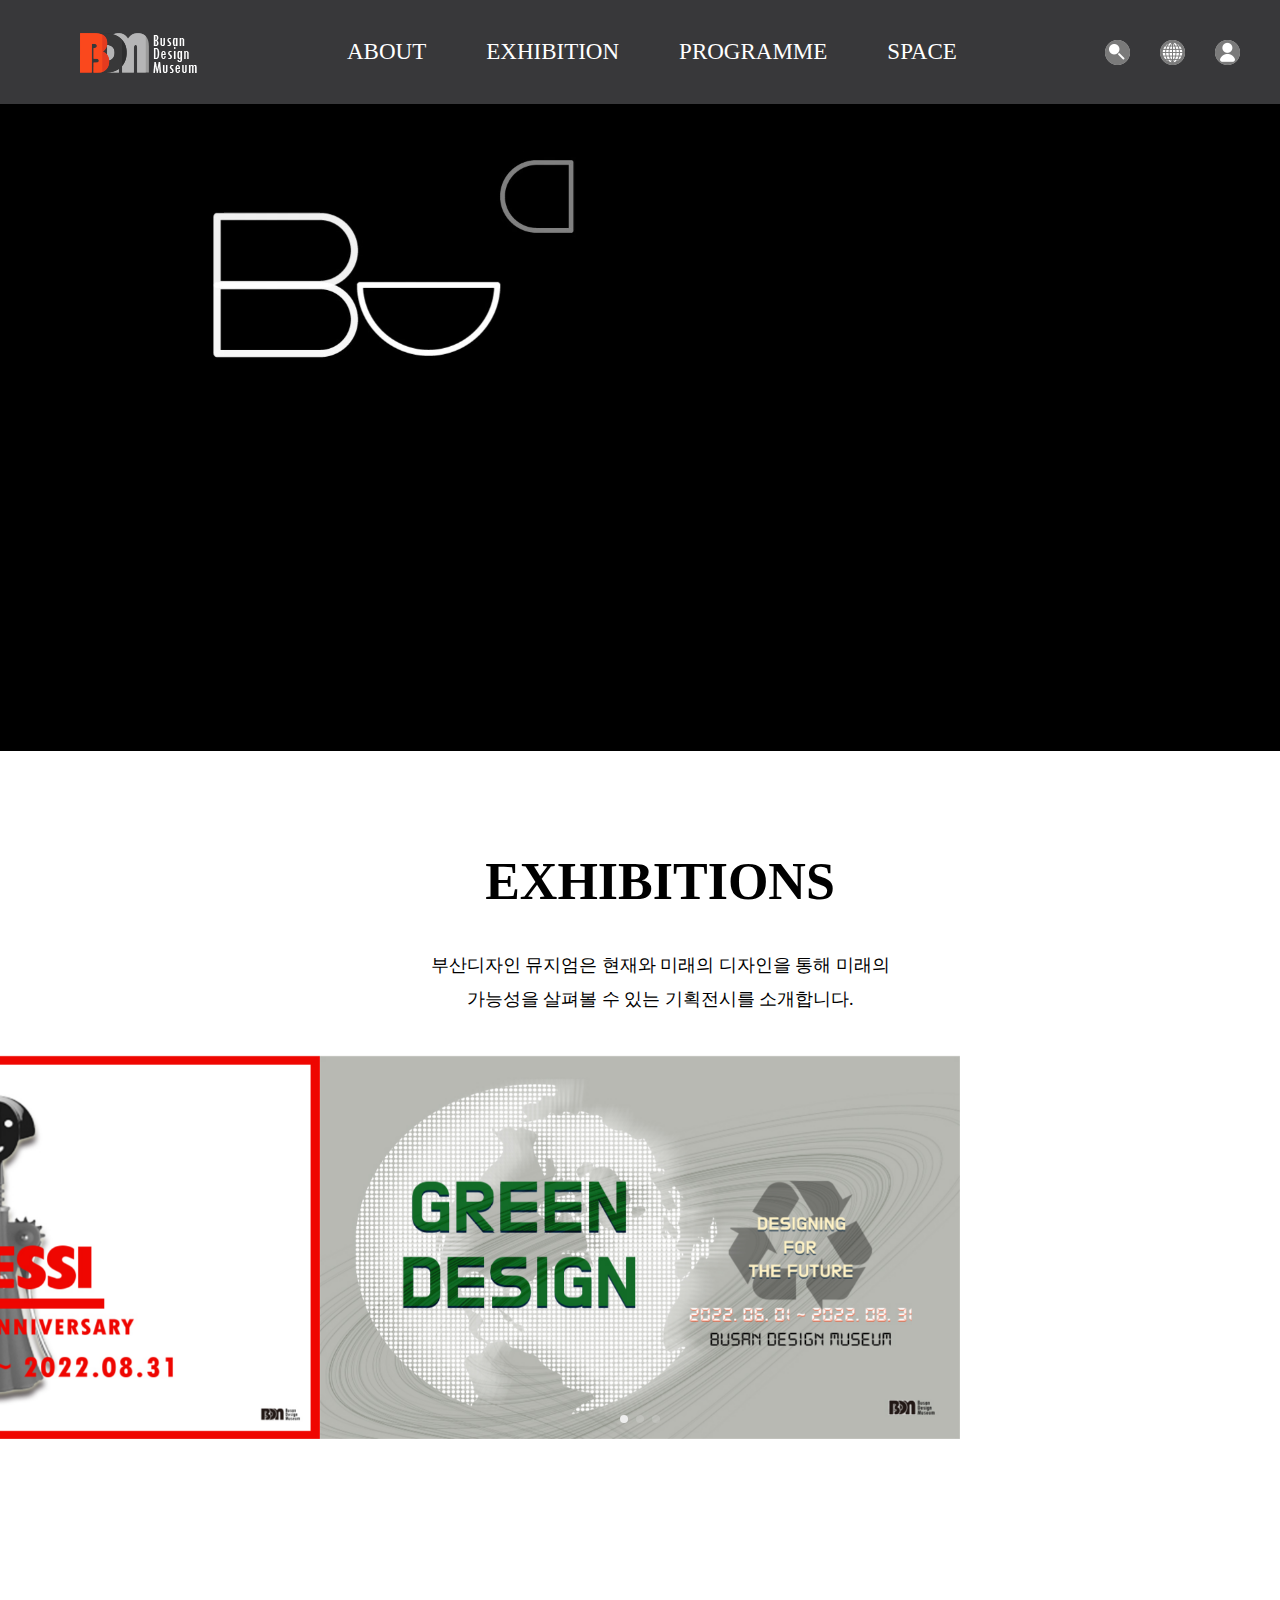
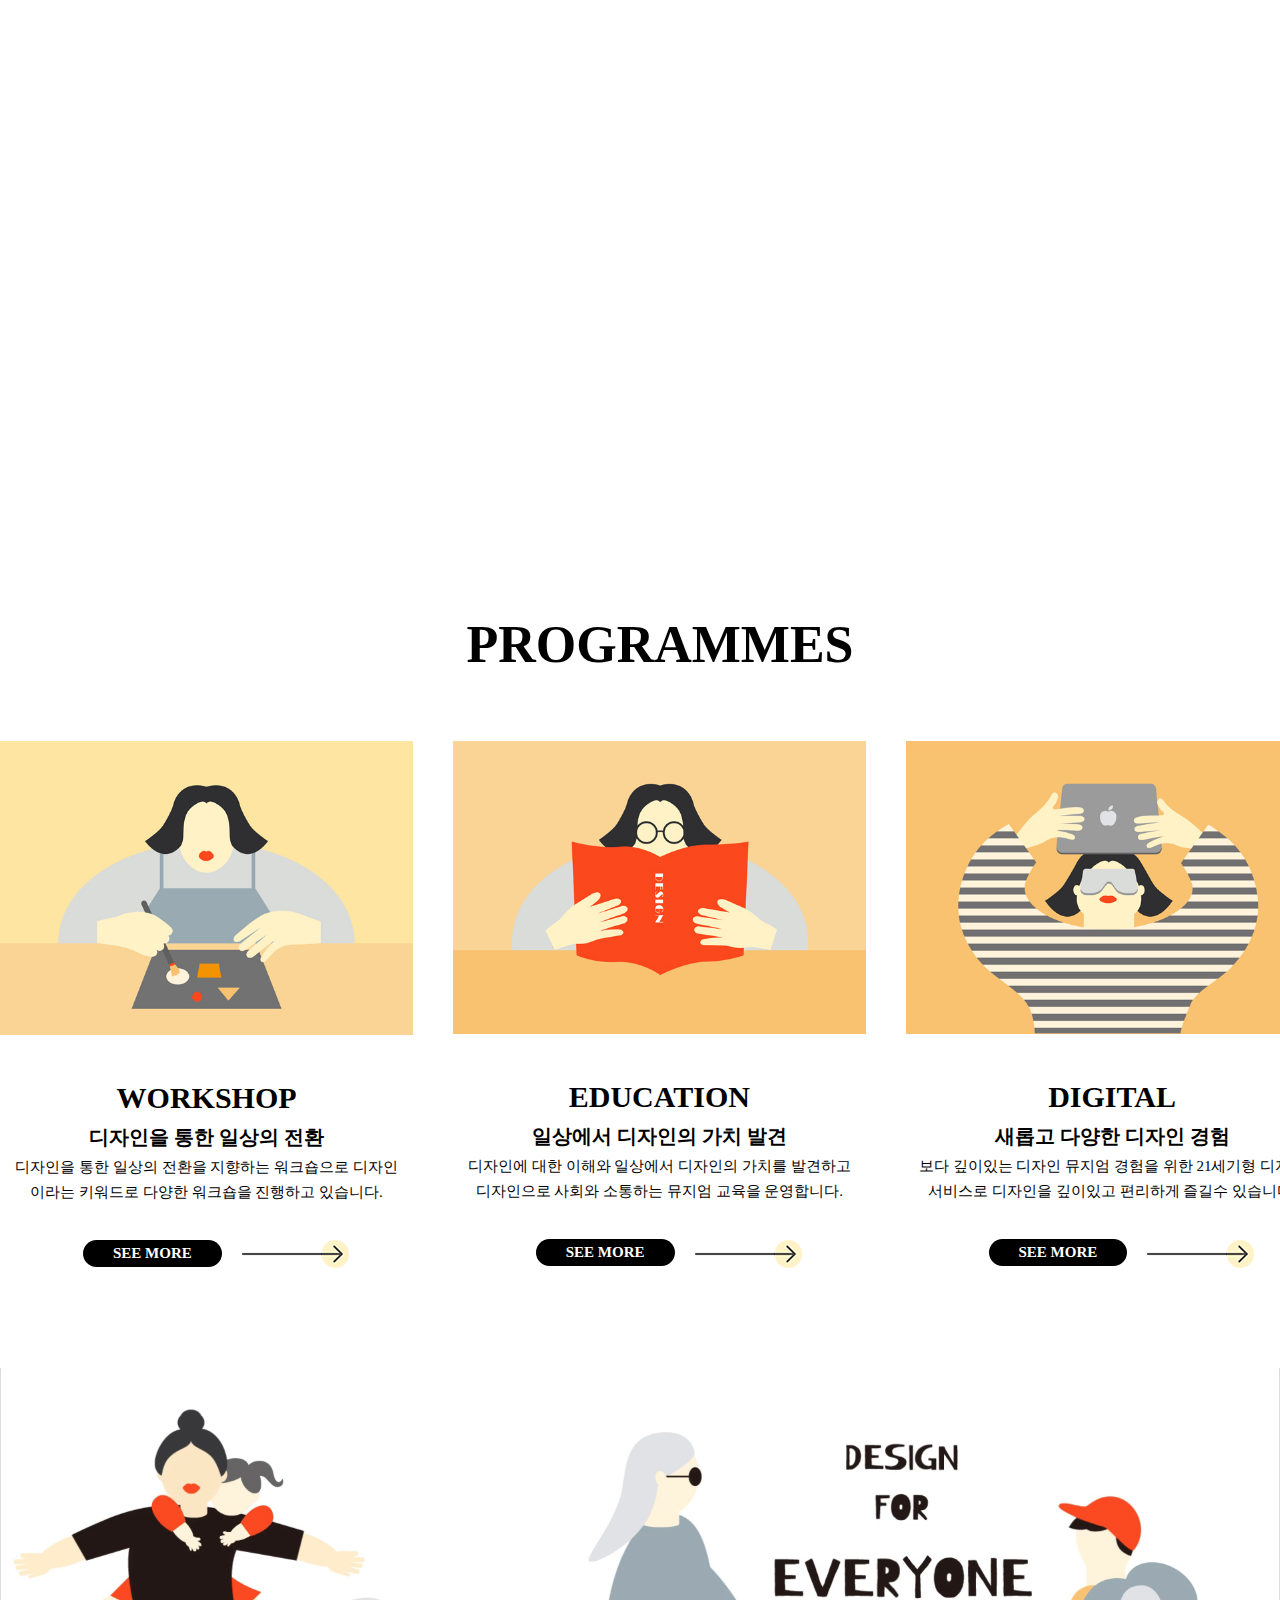
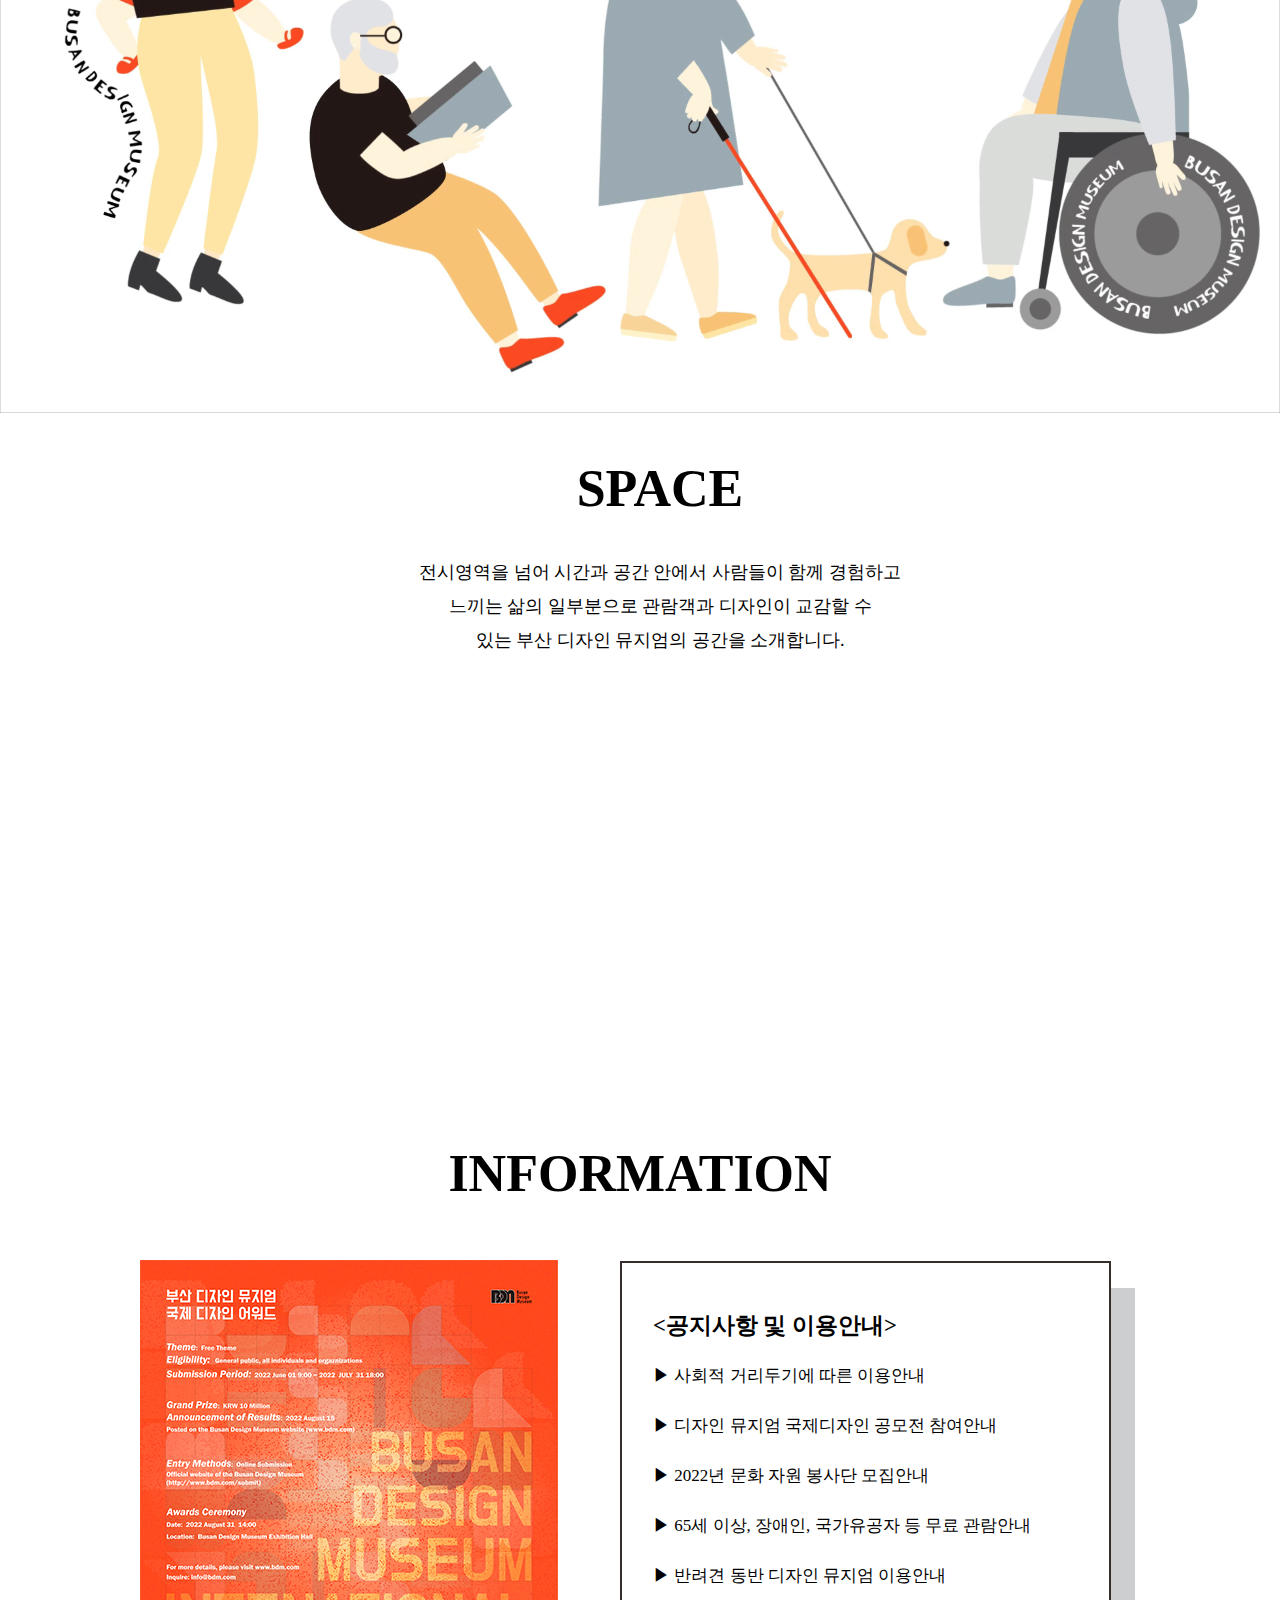
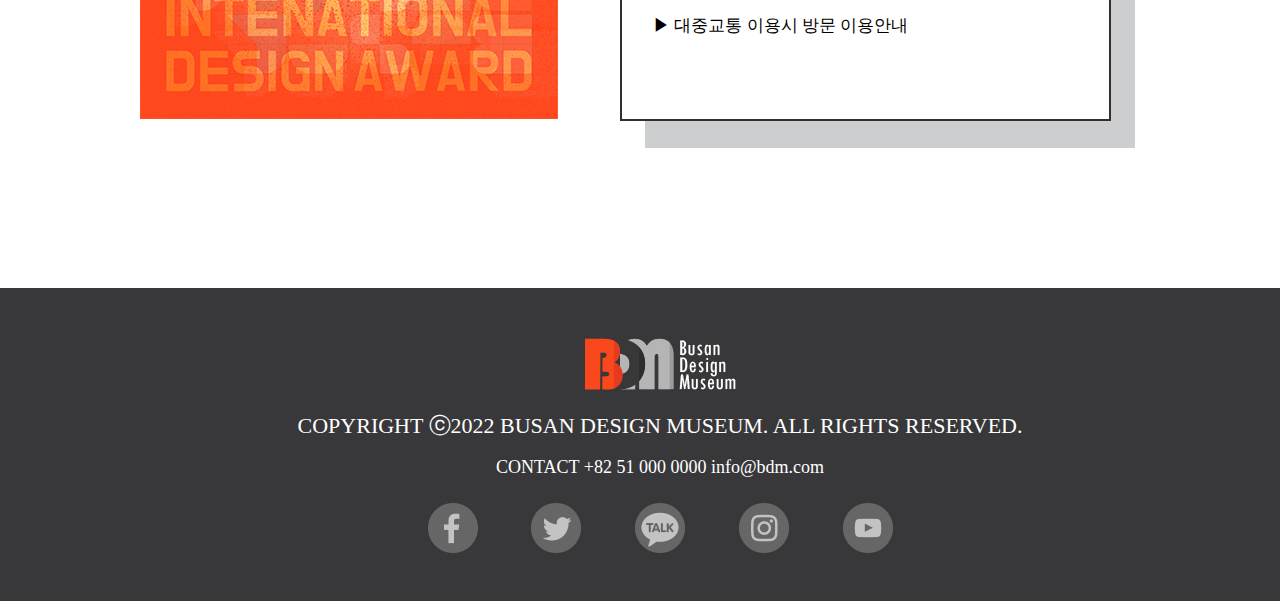
<file: index.html>
<!DOCTYPE html>
<html lang="ko">
<head>
    <meta charset="UTF-8">
    <meta http-equiv="X-UA-Compatible" content="IE=edge">
    <meta name="viewport" content="width=1500">
    <title>Busan Design Museum</title> 
    <link rel="shortcut icon" href="images/favicon.ico" type="image/x-icon">

    <link href="https://unpkg.com/aos@2.3.1/dist/aos.css" rel="stylesheet">
    <script src="./js/jquery-3.6.0.min.js"></script>
    <script src="https://unpkg.com/aos@2.3.1/dist/aos.js"></script>
    <!--swiper js-->
    <script src="https://unpkg.com/swiper/swiper-bundle.min.js"></script>
    
    <!-- Link Swiper's CSS -->
     <link rel="stylesheet" href="https://unpkg.com/swiper/swiper-bundle.min.css"/>

    <link rel="stylesheet" href="css/style.css">

</head>
<body>
    <header>
        <div id="header_inner" class="clearfix"><!--width:1320, margin:auto-->
        <div id="logo">
            <a href="index.html"><img src="images/LOGO.png" alt="logo"></a>
        </div><!--logo-->
        <ul id="gnb" class="clearfix">
            <li><a href="Sub1.html">ABOUT</a></li>
            <li><a href="Sub2.html">EXHIBITION</a></li>
            <li><a href="Sub3.html">PROGRAMME</a></li>
            <li><a href="Sub4.html">SPACE</a></li>
        </ul><!--gnb-->
        <ul id="icon" class="clearfix">
            <li><a href="#"><img src="images/Icon_find.png" alt="find"></a></li>
            <li><a href="#"><img src="images/Icon_language.png" alt="language"></a></li>
            <li><a href="#"><img src="images/Icon_login.png" alt="login"></a></li>
        </ul><!--icon-->
    </div><!--header_inner-->
    </header>

    <div id="mb">
       <video src="media/main_banner.mp4" muted autoplay loop></video>
    </div>

    <!-- Swiper -->
    <div class="swiper exhibition">
        <div class="text">
            <h1 class="title">EXHIBITIONS</h1>
            <p class="description">부산디자인 뮤지엄은 현재와 미래의 디자인을 통해 미래의 <br>
            가능성을 살펴볼 수 있는 기획전시를 소개합니다.</p>
        </div>
        <div class="swiper-wrapper">
          <div class="swiper-slide"><a href="#"><img src="images/Exhibition Green.jpg" alt="Green"></a></div>
          <div class="swiper-slide"><a href="#"><img src="images/Exhibition Artisan.jpg" alt="Artisan"></a></div>
          <div class="swiper-slide"><a href="#"><img src="images/Exhibition Alessi.jpg" alt="Alessi"></a></div>
        </div><!--swiper-wrapper-->
        <div class="swiper-pagination"></div>
      </div><!--exhibition-->

      <div id="collection">
        <div id="collection_inner" class="clearfix"><!--width:1320px, margin:auto-->
        <div class="text_box" data-aos="fade-right" data-aos-duration="300" data-aos-offset="300" data-aos-easing="ease-in-sine">
            <h3>COLLECTIONS</h3>
            <h1>건축가들이<br>디자인한 의자들</h1>
            <h2>모더니즘 건축가의 건축과<br>디자인 철학을 상징하는 의자</h2>
            <p>부산 디자인 뮤지엄의 소장품을 통해 디자인의 과거와 <br>
            현재, 미래를 상설 전시를 통해 만나볼 수 있습니다.</p>
            <p class="btn"><a href="Sub2.html #architect_chair"><span >READ MORE</span><img src="images/Icon_Readmore_arrow.png" alt="arrow"></a></p>
        </div><!--text_box-->
        
        <div class="chair" data-aos="fade-left" data-aos-duration="500" data-aos-offset="300" data-aos-easing="ease-in-sine">
            <img src="images/Exhibition_Collection_chair.jpg" alt="chair">
        </div><!--chair-->
    </div><!--collection_inner-->
      </div><!--collection-->                       

      <div id="programme">
        <div id="programme_inner">
        <h1 class="title">PROGRAMMES</h1>
        <ul class="clearfix">
            <li><a href="#" class="pro"><img src="images/Programme_workshop.jpg" alt="workshop"></a>
            <div class="p_text">
                <h1>WORKSHOP</h1>
                <h3>디자인을 통한 일상의 전환</h3>
                <p class="p">디자인을 통한 일상의 전환을  지향하는 워크숍으로 디자인<br>
                이라는 키워드로 다양한 워크숍을 진행하고 있습니다.</p>
                <p class="btn2"><a href="Sub3.html #programmes"><span >SEE MORE</span><img src="images/Icon_Seemore_arrow.png " alt="arrow2"></a></p>
            </div><!--p_text-->
            </li>
            <li><a href="#" class="pro"><img src="images/Programme_Education.jpg" alt="Education"></a>
            <div class="p_text">
                <h1>EDUCATION</h1>
                <h3>일상에서 디자인의 가치 발견</h3>
                <p class="p">디자인에 대한 이해와 일상에서 디자인의 가치를 발견하고 <br>
                디자인으로 사회와 소통하는 뮤지엄 교육을 운영합니다.</p>
                <p class="btn2"><a href="Sub3.html #programmes"><span >SEE MORE</span><img src="images/Icon_Seemore_arrow.png " alt="arrow2"></a></p>
            </div><!--p_text-->
            </li>
            <li><a href="#" class="pro"><img src="images/Programme_Digital.jpg" alt="digital"></a>
            <div class="p_text">
                <h1>DIGITAL</h1>
                <h3>새롭고 다양한 디자인 경험</h3>
                <p class="p">보다 깊이있는 디자인 뮤지엄 경험을 위한 21세기형 디지털<br> 
                    서비스로 디자인을 깊이있고 편리하게 즐길수 있습니다.</p>
                <p class="btn2"><a href="Sub3.html #programmes"><span >SEE MORE</span><img src="images/Icon_Seemore_arrow.png" alt="arrow2"></a></p>
            </div><!--p_text-->
            </li> 
        </ul>
    </div><!--programme_inner-->
      </div><!--programme-->

      <div id="sub_banner">
        <video src="media/main_sub_banner.mp4" muted autoplay loop></video>
      </div><!--sub_banner-->

      <div id="space">
        <div id="space_inner">
       <h1 class="title">SPACE</h1><!--title-->
       <p class="description">전시영역을 넘어 시간과 공간 안에서 사람들이 함께 경험하고 <br>
          느끼는 삶의 일부분으로 관람객과 디자인이 교감할 수 <br>
          있는 부산 디자인 뮤지엄의 공간을 소개합니다.</p>
       <ul class="clearfix">
        <li class="museum" data-aos="fade-up" data-aos-duration="100" data-aos-offset="300" data-aos-easing="ease-in-sine"><a href="#"><img src="images/Space_museum.jpg" alt="museum"></a>
        <div class="b_box"><img src="images/Space_museum_hover.png" alt="museum_hover"></div></li>
        <li class="library" data-aos="fade-up" data-aos-duration="300" data-aos-anchor-placement="top-bottom" data-aos-offset="300" data-aos-easing="ease-in-sine"><a href="#"><img src="images/Space_library.jpg" alt="library"></a>
        <div class="b_box"><img src="images/Space_library_hover.png" alt="library_hover"></div></li>
        <li class="cafe" data-aos="fade-up" data-aos-duration="500" data-aos-anchor-placement="top-bottom" data-aos-offset="300" data-aos-easing="ease-in-sine"><a href="#"><img src="images/Space_cafe.jpg" alt="cafe"></a>
        <div class="b_box"><img src="images/Space_cafe_hover.png" alt="cafe_hover"></div></li>
        <li class="store" data-aos="fade-up" data-aos-duration="700" data-aos-anchor-placement="top-bottom" data-aos-offset="300" data-aos-easing="ease-in-sine"><a href="#"><img src="images/Space_store.jpg" alt="store"></a>
        <div class="b_box"><img src="images/Space_store_hover.png" alt="store_hover"></div></li>
       </ul>
    </div><!--space_inner-->   
    </div><!--space-->

    <div id="information">
       <div class="information_inner">
        <h1 class="title">INFORMATION</h1>
        <ul class="clearfix">
            <li class="awards"><img src="images/Awards.jpg" alt="Awards"></li>
            <li class="notice">
                <h2>&lt;공지사항 및 이용안내&gt;</h2>
                <p><a href="#">▶ 사회적 거리두기에 따른 이용안내</a></p>
                <p><a href="#">▶ 디자인 뮤지엄 국제디자인 공모전 참여안내</a></p>
                <p><a href="#">▶ 2022년 문화 자원 봉사단 모집안내</a></p>
                <p><a href="#">▶ 65세 이상, 장애인, 국가유공자 등 무료 관람안내</a></p>
                <p><a href="#">▶ 반려견 동반 디자인 뮤지엄 이용안내</a></p>
                <p><a href="#">▶ 대중교통 이용시 방문 이용안내</a></p>
            </li>              
        </ul>
       </div><!--information_inner-->
    </div><!--information-->

    <footer>
        <div id="footer_inner">
            <div><a href="#"><img src="images/Footer_logo.png" alt="footer_logo"></a></div>
            <h3>COPYRIGHT ⓒ2022 BUSAN DESIGN MUSEUM. ALL RIGHTS RESERVED.</h3>
            <h4>CONTACT +82 51 000 0000 info@bdm.com</h4>
            <ul>
                <li><a href="#"><img src="images/Footer_facebook.png" alt="facebook"></a></li>
                <li><a href="#"><img src="images/Footer_Twitter.png" alt="twitter"></a></li>
                <li><a href="#"><img src="images/Footer_kakao.png" alt="kakaotalk"></a></li>
                <li><a href="#"><img src="images/Footer_Insta.png" alt="insta"></a></li>
                <li><a href="#"><img src="images/Footer_youtube.png" alt="youtube"></a></li>
            </ul>
        </div><!--footer_inner-->
    </footer>
    
        <!--back_to_top_scroll_btn-->
        <div><a href="#" class="back-to-top" title="Back To Top">&uarr;</a></div>

      
      <!-- Initialize Swiper --><!--옵션부분 pdf파일 참조해주세요-->
      <script>
            var swiper = new Swiper(".exhibition", {
          navigation: {
               nextEl: ".swiper-button-next",   
               prevEl: ".swiper-button-prev",
              },//화살표를 작동하게 하는 옵션.
          pagination: {
              el: ".swiper-pagination",
              clickable: true,
              },//도트부분을 작동하게 하는 옵션.
              autoplay: {
                    delay: 2000,
                    /*이미지가 자동으로 넘어가는 시간설정. 1000 = 1초*/
                    disableOnInteraction: false,
                },
                loop: true,
                /*가장 작게 설정한 breakpoint크기 이하일때 적용됨*/
                slidesPerView: 2,
                centeredSlides:true,
                spaceBetween: 0,
        });//지우면 안되요!
      </script> 

<script>
    AOS.init();
    </script>

<script src="https://ajax.googleapis.com/ajax/libs/jquery/3.1.1/jquery.min.js"></script>
<script type="text/javascript">
$(document).ready(function(){ 
    $(window).on('scroll', function() {
        if ($(this).scrollTop() > 100) {
            $('.back-to-top').fadeIn();
        } else {
            $('.back-to-top').fadeOut();
        }
    });
    
    $('.back-to-top').on('click', function(e) {
        e.preventDefault();
        $('html,body').animate({scrollTop: 0}, 600);
    });
});
</script>
</body>
</html>
</file>
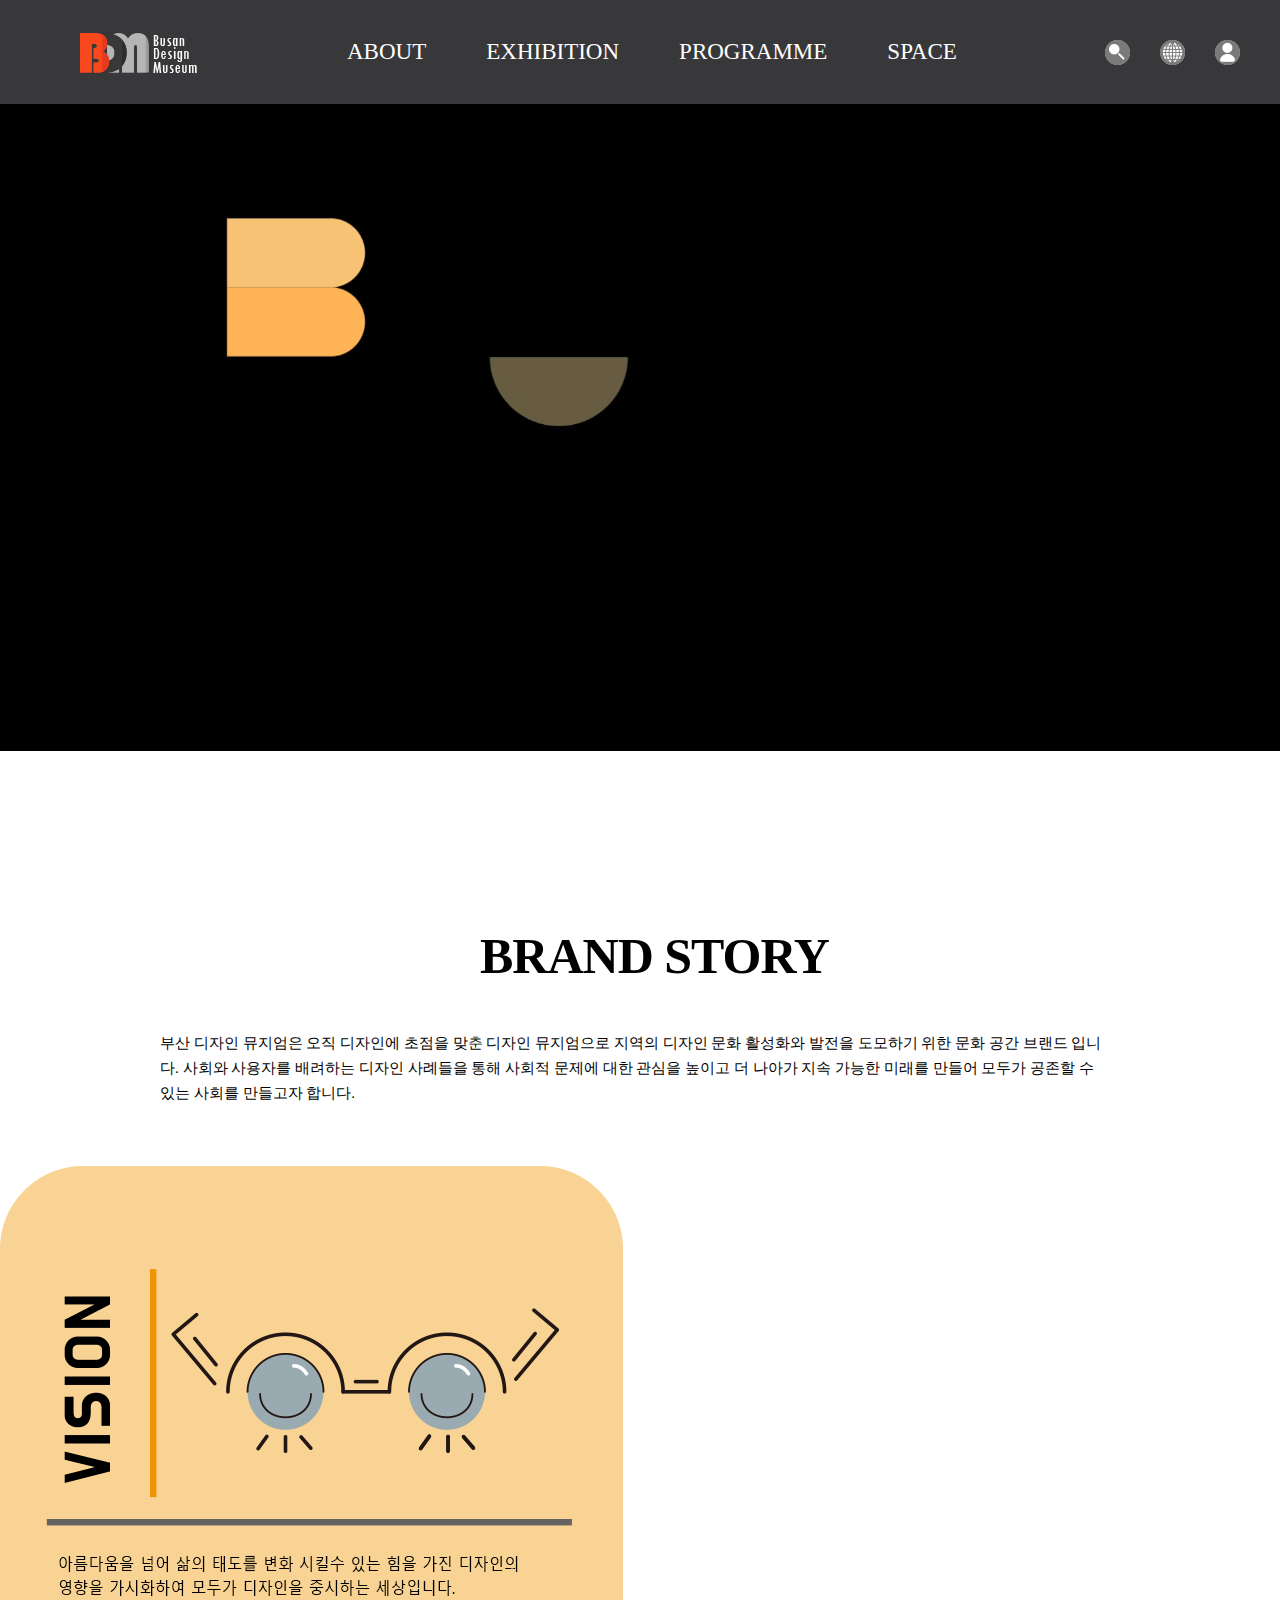
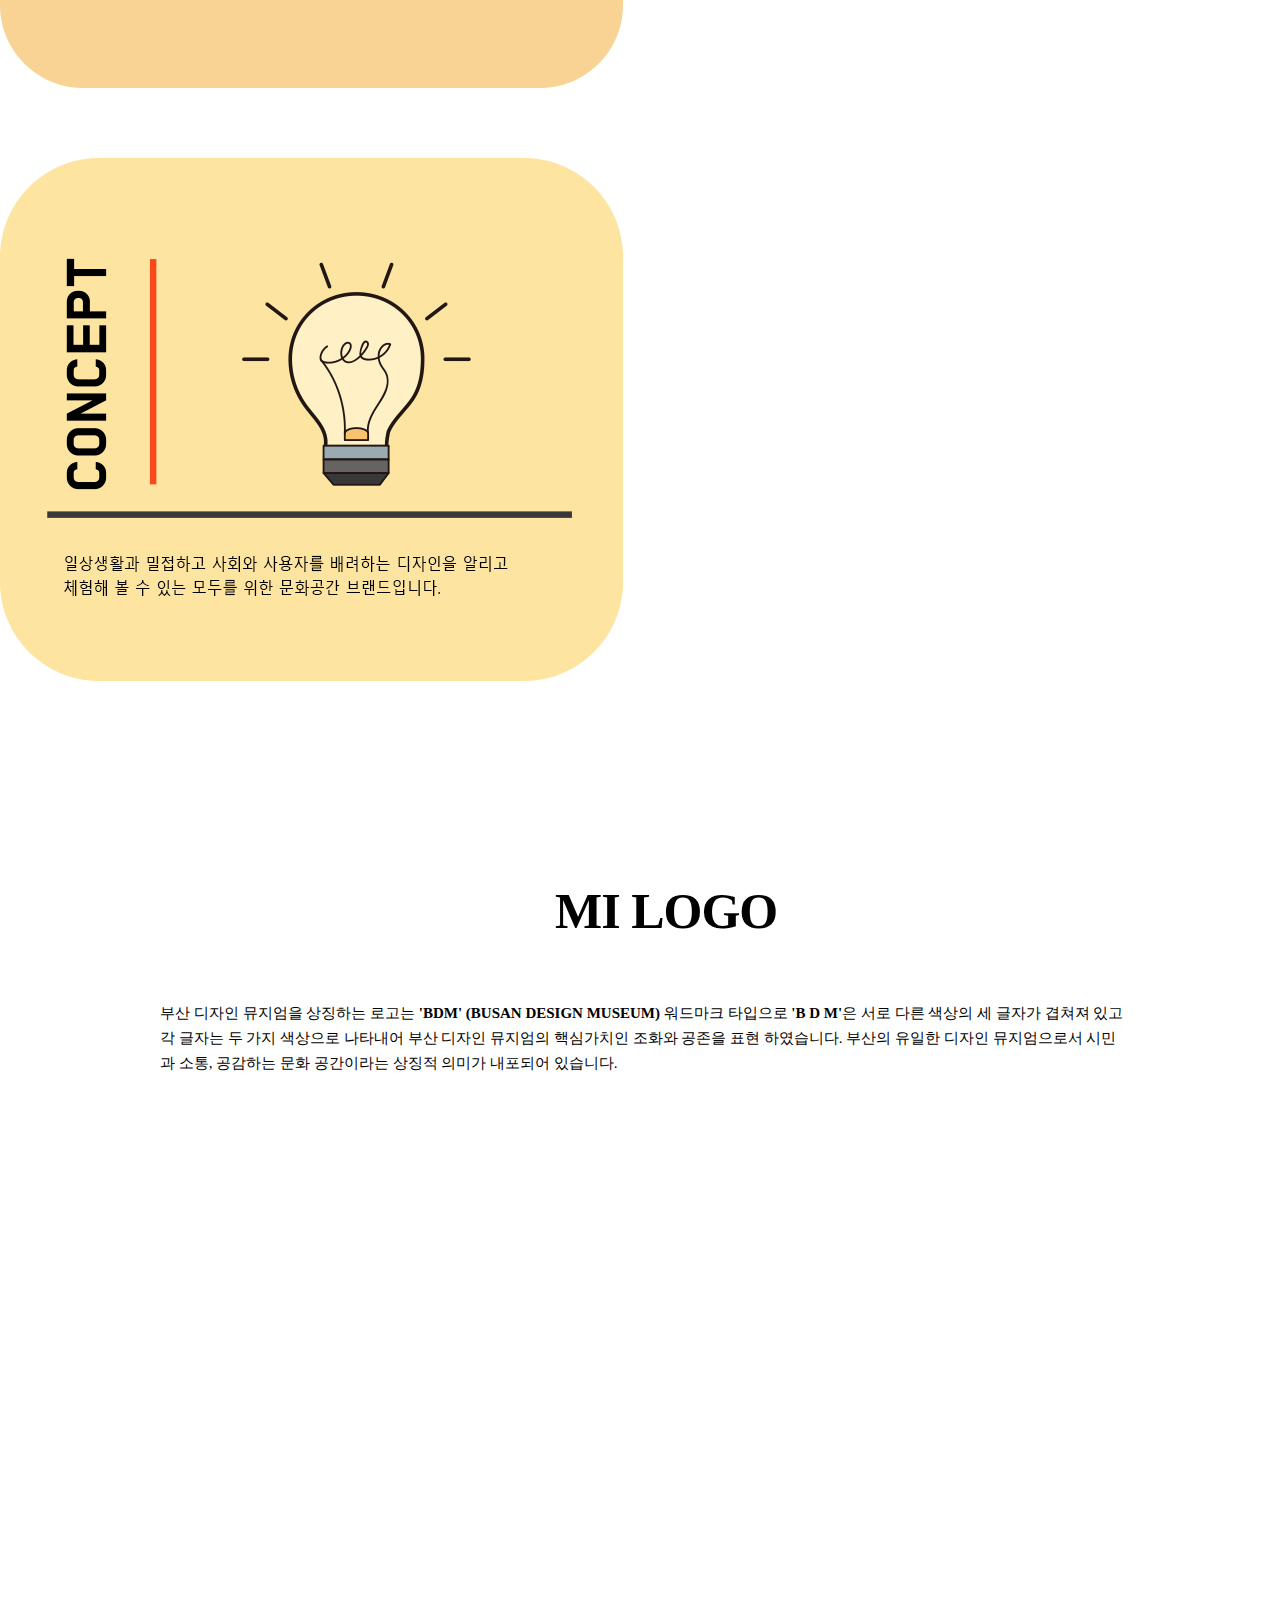
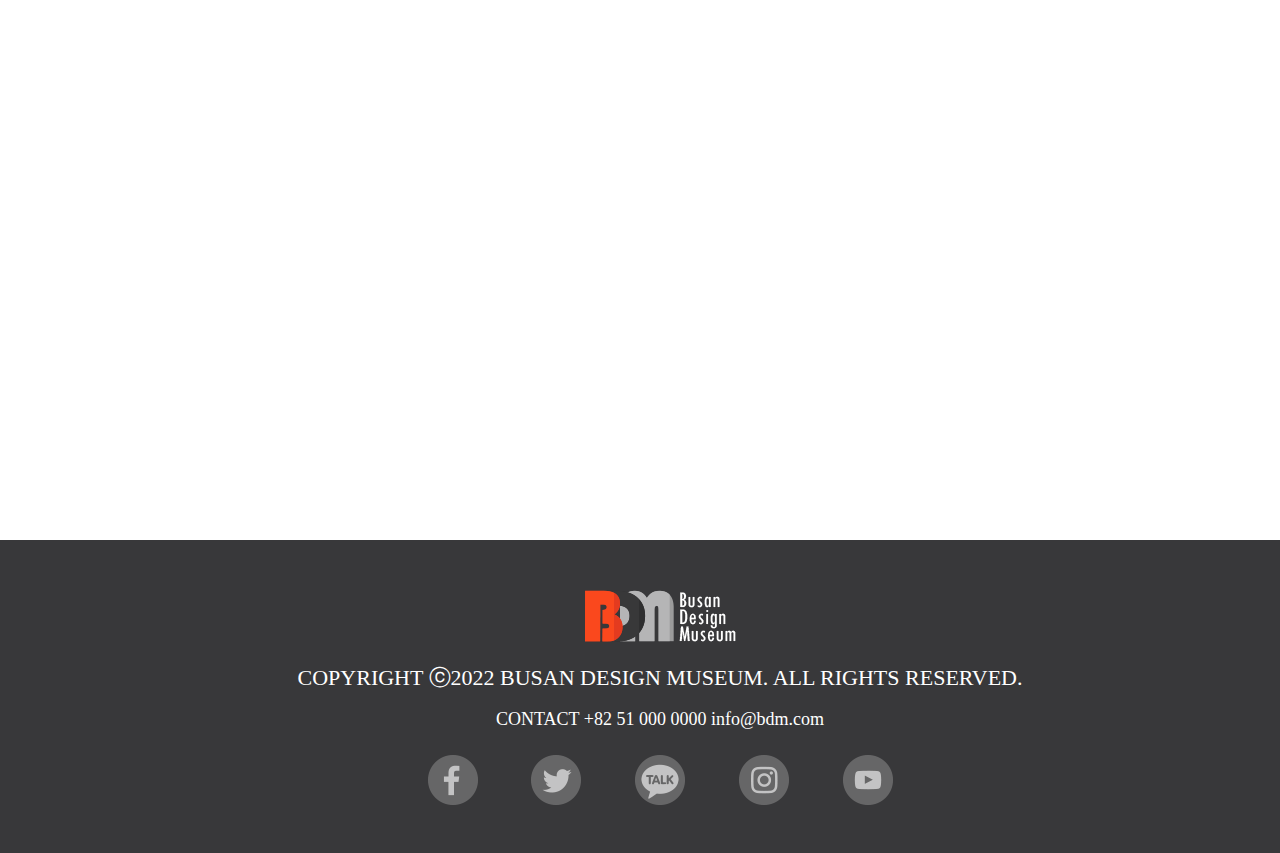
<file: Sub1.html>
<!DOCTYPE html>
<html lang="ko">
<head>
    <meta charset="UTF-8">
    <meta http-equiv="X-UA-Compatible" content="IE=edge">
    <meta name="viewport" content="width=1500">
    <title>BUSAN DESIGN MUSEUM</title>
    <link rel="shortcut icon" href="sub1/favicon.ico" type="image/x-icon">

    <link href="https://unpkg.com/aos@2.3.1/dist/aos.css" rel="stylesheet">
    <script src="./js/jquery-3.6.0.min.js"></script>
    <script src="https://unpkg.com/aos@2.3.1/dist/aos.js"></script>

    <link rel="stylesheet" href="css/Sub1.css">
</head>
<body>
    <header>
        <div id="header_inner" class="clearfix"><!--width:1320, margin:auto-->
        <div id="logo">
            <a href="index.html"><img src="images/LOGO.png" alt="logo"></a>
        </div><!--logo-->
        <ul id="gnb" class="clearfix">
            <li><a href="Sub1.html">ABOUT</a></li>
            <li><a href="Sub2.html">EXHIBITION</a></li>
            <li><a href="Sub3.html">PROGRAMME</a></li>
            <li><a href="Sub4.html">SPACE</a></li>
        </ul><!--gnb-->
        <ul id="icon" class="clearfix">
            <li><a href="#"><img src="images/Icon_find.png" alt="find"></a></li>
            <li><a href="#"><img src="images/Icon_language.png" alt="language"></a></li>
            <li><a href="#"><img src="images/Icon_login.png" alt="login"></a></li>
        </ul><!--icon-->
    </div><!--header_inner-->
    </header>
    
    <div id="sub1_banner">
        <video src="media/Sub1_banner.mp4" muted autoplay loop></video>
    </div><!--sub1_banner-->

    <main>
        <div id="main_inner">
            <h1 class="title">BRAND STORY</h1>
            <p class="text">
                부산 디자인 뮤지엄은 오직 디자인에 초점을 맞춘 디자인 뮤지엄으로 지역의 
                디자인 문화 활성화와 발전을 도모하기  위한 문화 공간 브랜드 입니<br>다. 
                사회와 사용자를 배려하는 디자인 사례들을 통해 사회적 문제에 대한 관심을 
                높이고 더 나아가 지속 가능한 미래를 만들어 모두가 공존할 수<br> 
                있는 사회를 만들고자 합니다.
            </p>
            <div class="story">
            <ul class="clearfix">
                <li class="vision" data-aos="fade-down-right"  data-aos-easing="ease-in-sine"><img src="sub1/Brand_vision.png" alt="vision"></li>
                <li class="mission" data-aos="fade-down-left" data-aos-offset="400" data-aos-easing="ease-in-sine"><img src="sub1/Brand_mission.png" alt="mission"></li>
                <li class="concept" data-aos="fade-up-right" data-aos-easing="ease-in-sine"><img src="sub1/Brand_concept.png" alt="concept"></li>
                <li class="values" data-aos="fade-up-left" data-aos-offset="450" data-aos-easing="ease-in-sine"><img src="sub1/Brand_values.png" alt="values"></li>
            </ul>
            <div class="circle_logo" data-aos="zoom-in" data-aos-duration="2000" data-aos-easing="ease-in-out"><img src="sub1/Brand_logo.png" alt="Logo"></div>
        </div><!--story-->
        </div><!--main_inner-->
    </main>

    <div id="mi_logo">
        <div id="mi_logo_inner">
            <h1 class="title">MI LOGO</h1>
            <p class="text">
                부산 디자인 뮤지엄을 상징하는 로고는 <b>'BDM' (BUSAN DESIGN MUSEUM)</b> 워드마크
                타입으로 <b>'B D M'</b>은 서로 다른 색상의 세 글자가 겹쳐져 있고 <br>각 글자는 두
                가지 색상으로 나타내어 부산 디자인 뮤지엄의 핵심가치인 조화와 공존을 표현 
                하였습니다. 부산의 유일한 디자인 뮤지엄으로서 시민<br>과 소통, 공감하는 문화
                공간이라는 상징적 의미가 내포되어 있습니다. 
            </p>
            <p class="colour" data-aos="fade-right" data-aos-easing="ease-in-out"><img src="sub1/Brand_colour.jpg" alt="colour"></p>
            <p class="variant" data-aos="fade-left" data-aos-easing="ease-in-out"><img src="sub1/Brand_logo_variant.jpg" alt="variant"></p>
        </div><!--mi_logo_inner-->
    </div><!--identity-->

    <footer>
        <div id="footer_inner">
            <div><a href="#"><img src="images/Footer_logo.png" alt="footer_logo"></a></div>
            <h3>COPYRIGHT ⓒ2022 BUSAN DESIGN MUSEUM. ALL RIGHTS RESERVED.</h3>
            <h4>CONTACT +82 51 000 0000 info@bdm.com</h4>
            <ul>
                <li><a href="#"><img src="images/Footer_facebook.png" alt="facebook"></a></li>
                <li><a href="#"><img src="images/Footer_Twitter.png" alt="twitter"></a></li>
                <li><a href="#"><img src="images/Footer_kakao.png" alt="kakaotalk"></a></li>
                <li><a href="#"><img src="images/Footer_Insta.png" alt="insta"></a></li>
                <li><a href="#"><img src="images/Footer_youtube.png" alt="youtube"></a></li>
            </ul>
        </div><!--footer_inner-->
    </footer>

    <!--back_to_top_scroll_btn-->
    <div><a href="#" class="back-to-top" title="Back To Top">&uarr;</a></div>

    <script>
        AOS.init();
        </script>
        
<script src="https://ajax.googleapis.com/ajax/libs/jquery/3.1.1/jquery.min.js"></script>
<script type="text/javascript">
$(document).ready(function(){ 
    $(window).on('scroll', function() {
        if ($(this).scrollTop() > 100) {
            $('.back-to-top').fadeIn();
        } else {
            $('.back-to-top').fadeOut();
        }
    });
    
    $('.back-to-top').on('click', function(e) {
        e.preventDefault();
        $('html,body').animate({scrollTop: 0}, 600);
    });
});
</script>
</body>
</html>
</file>
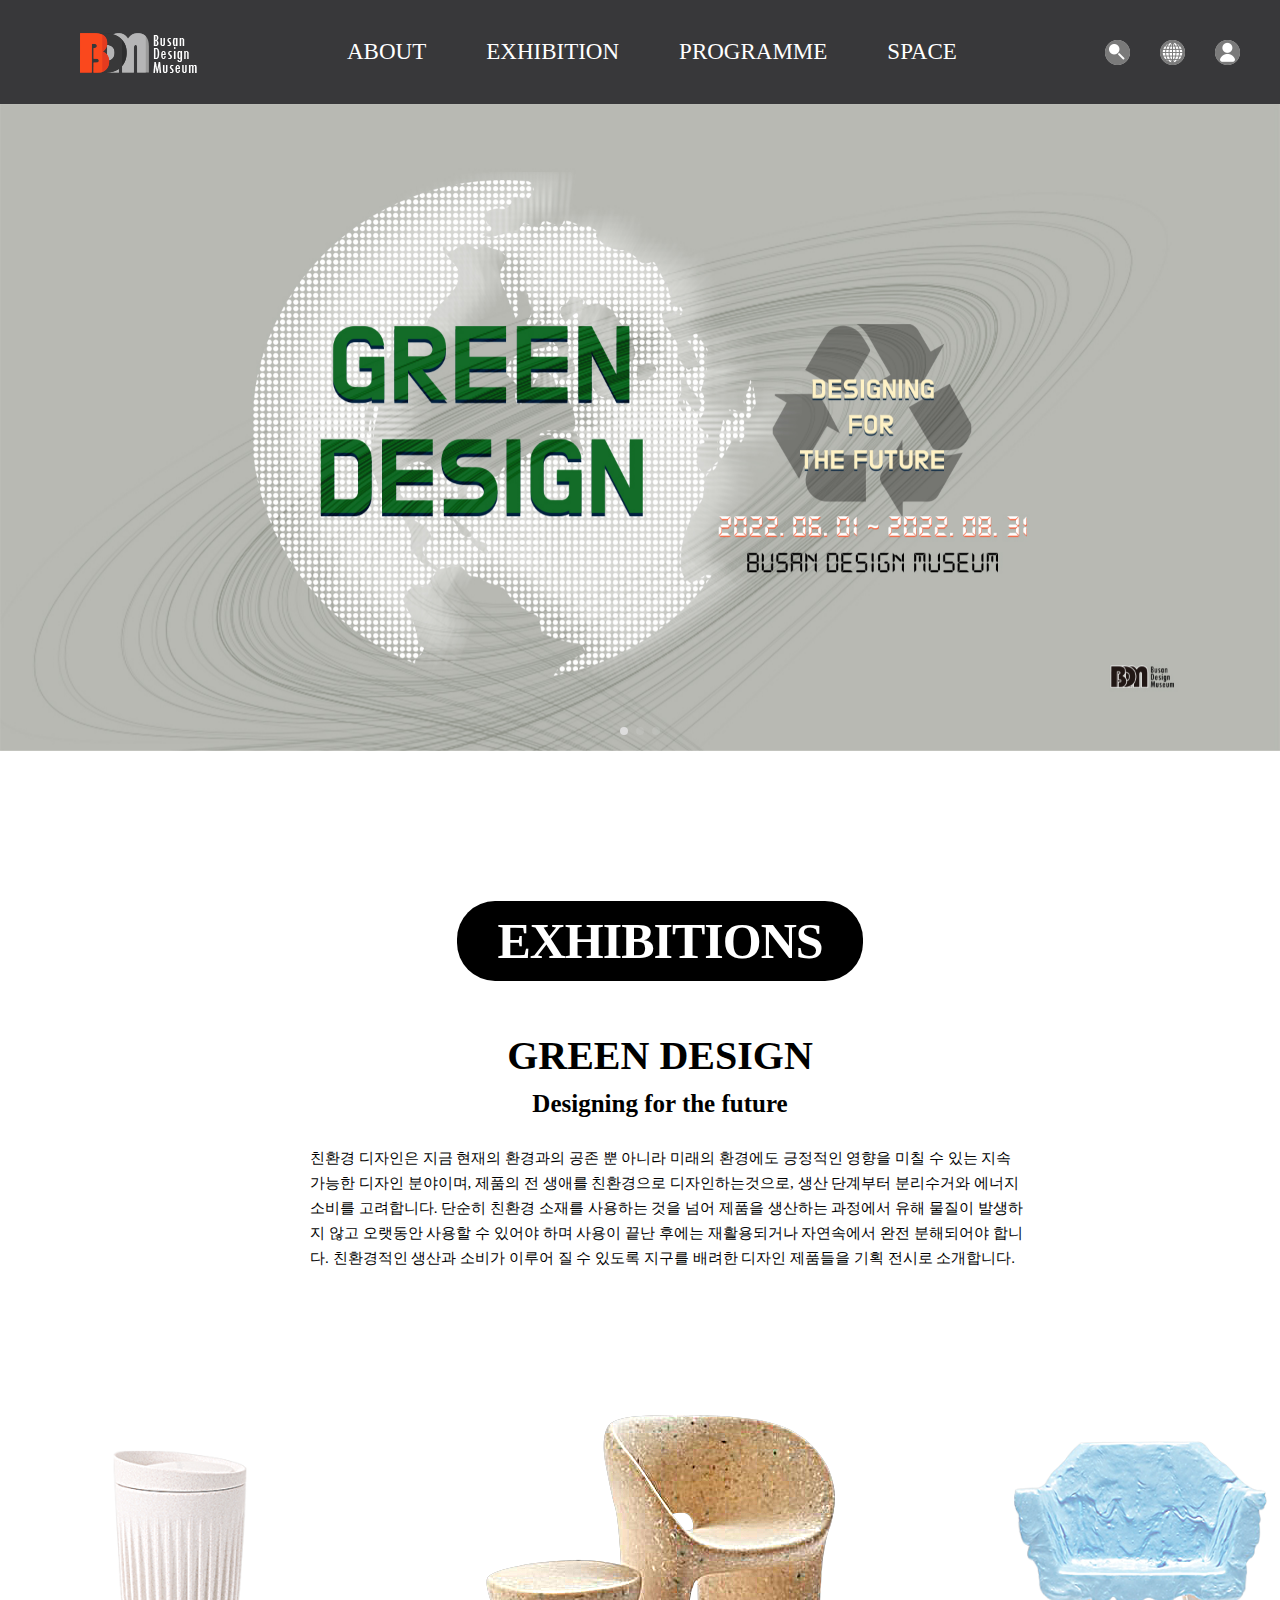
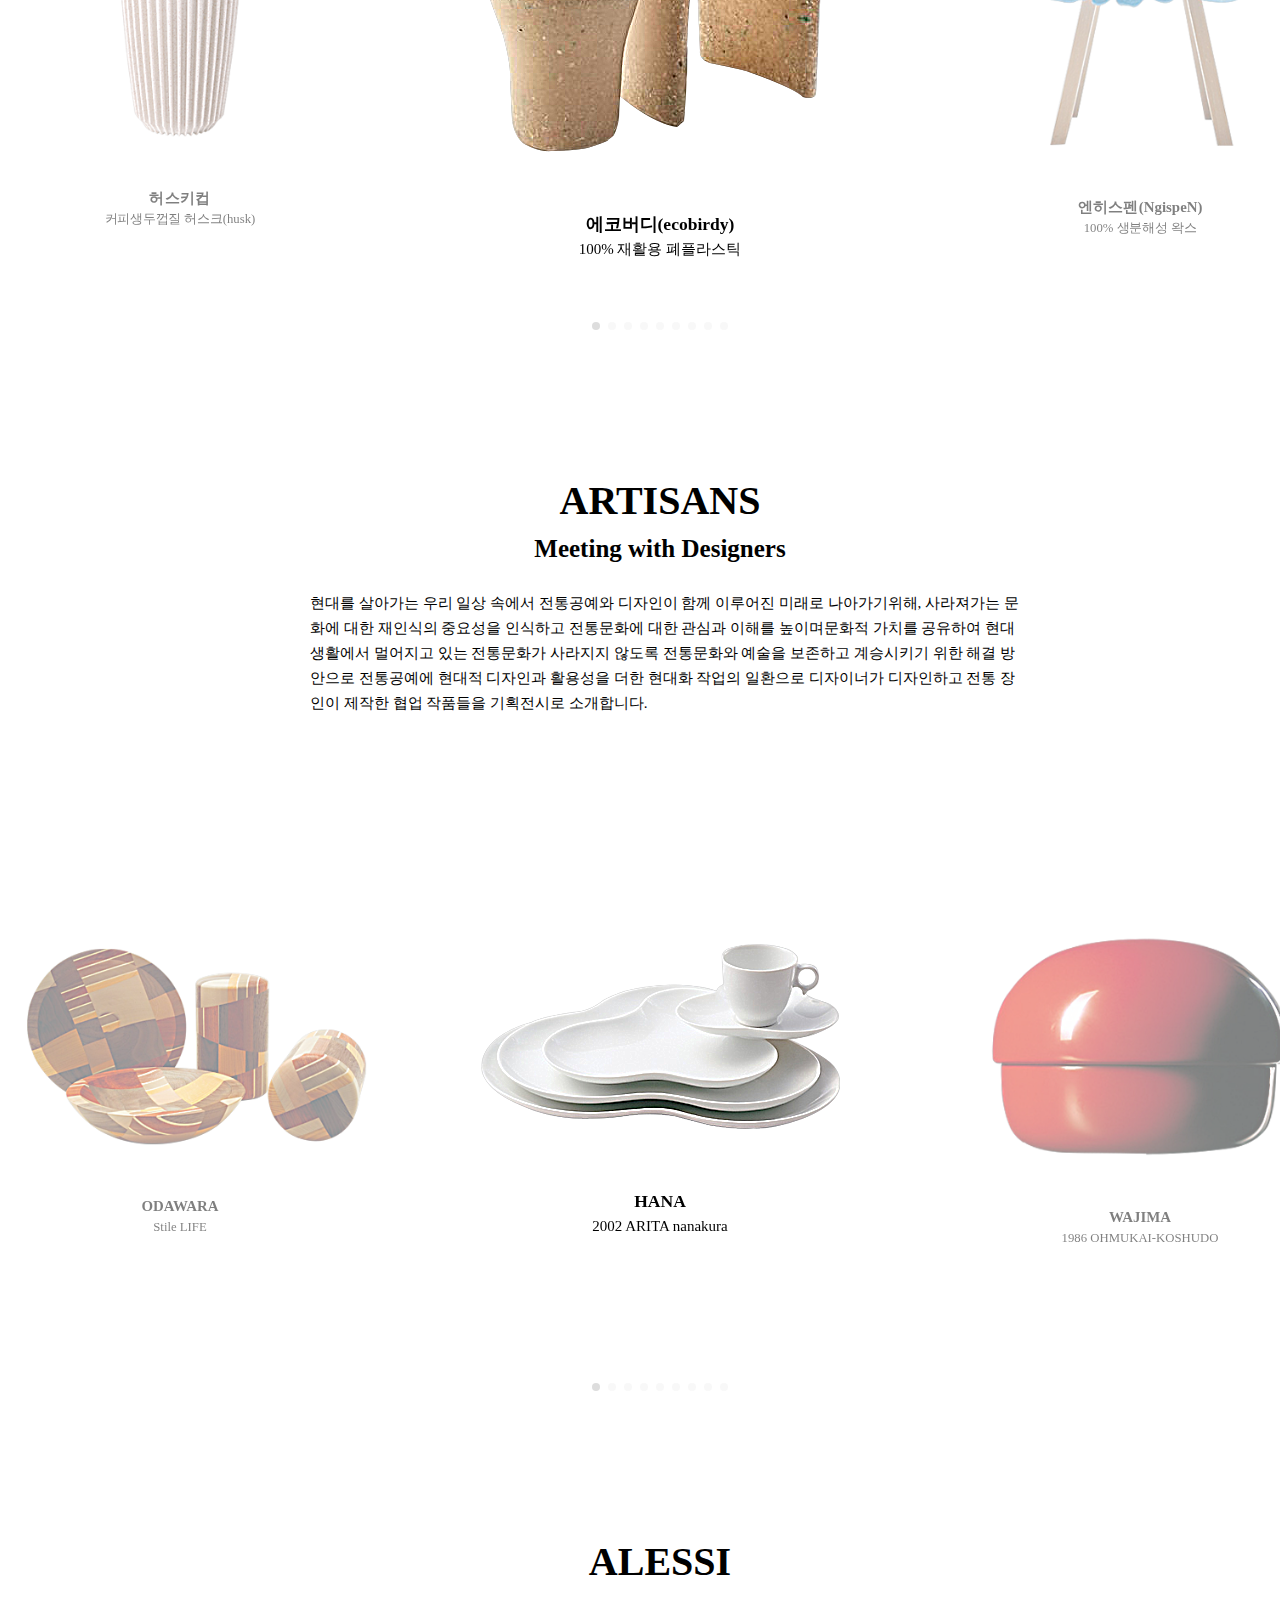
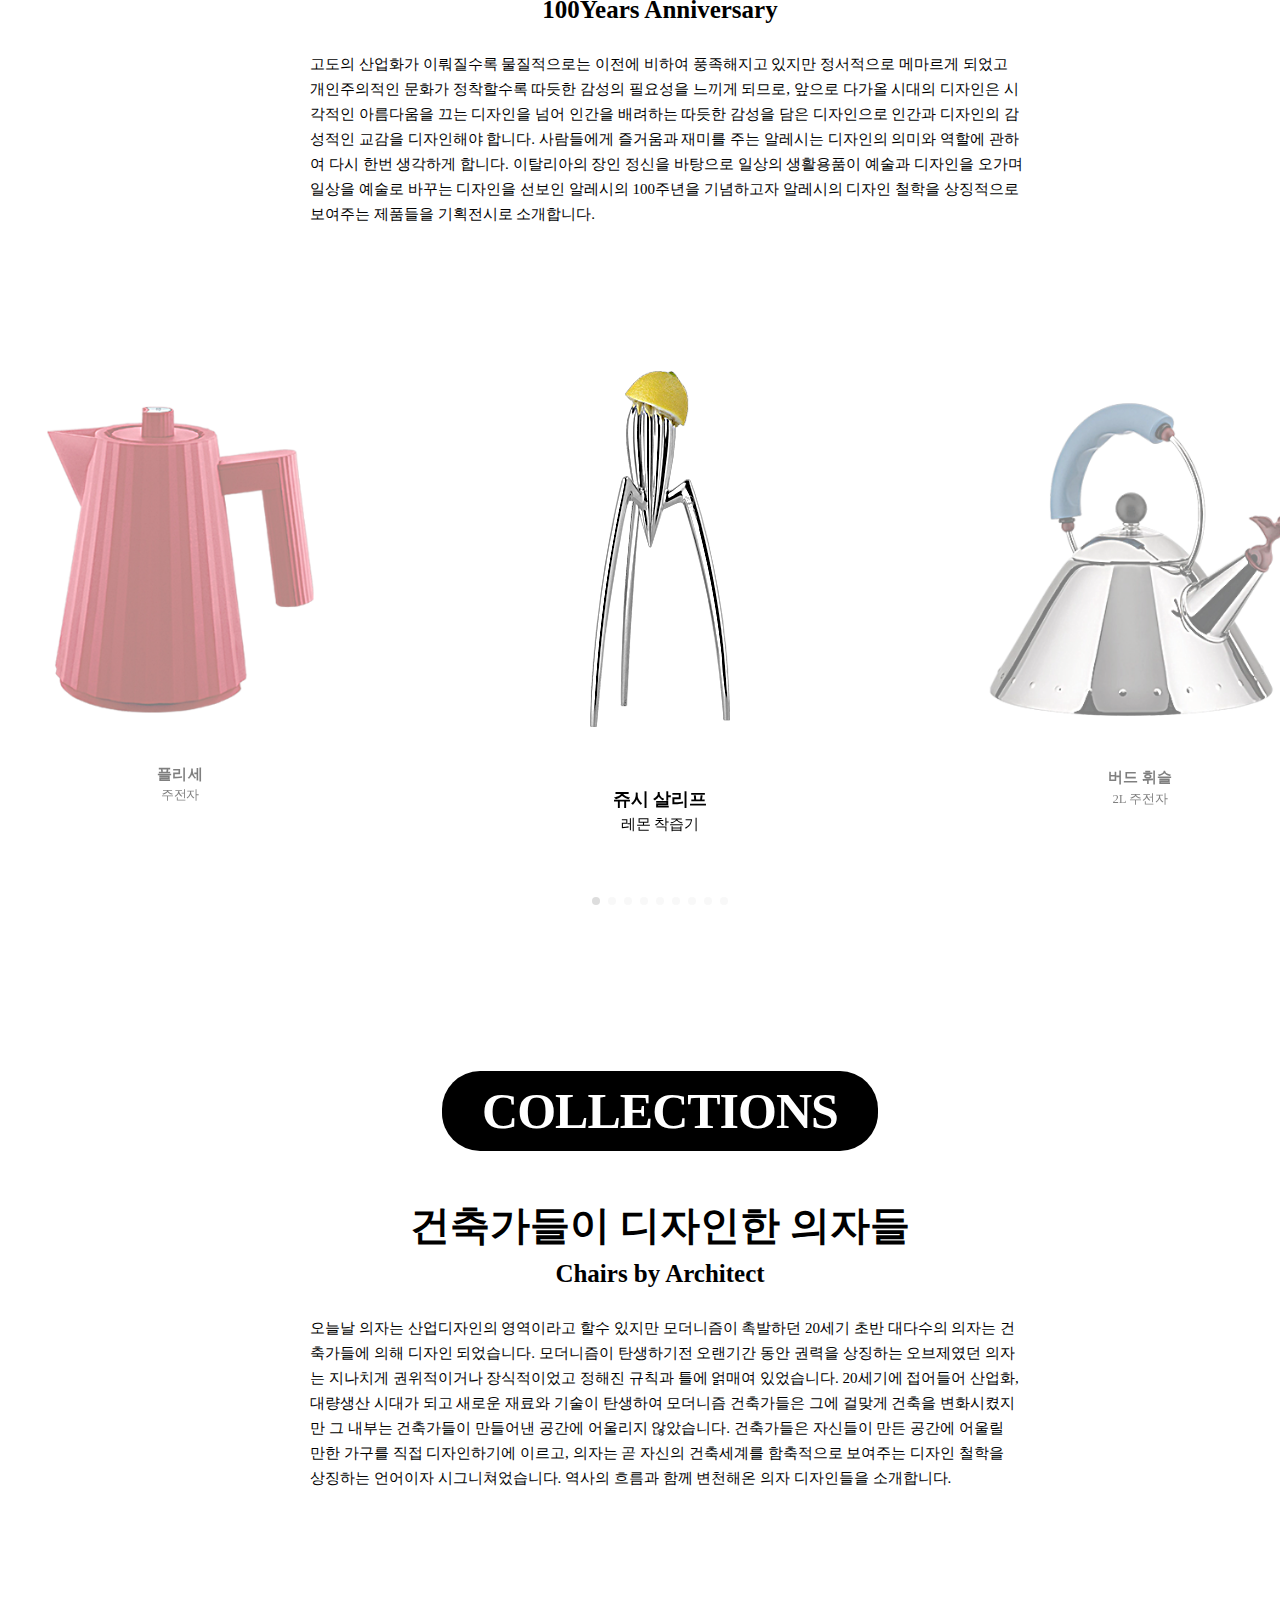
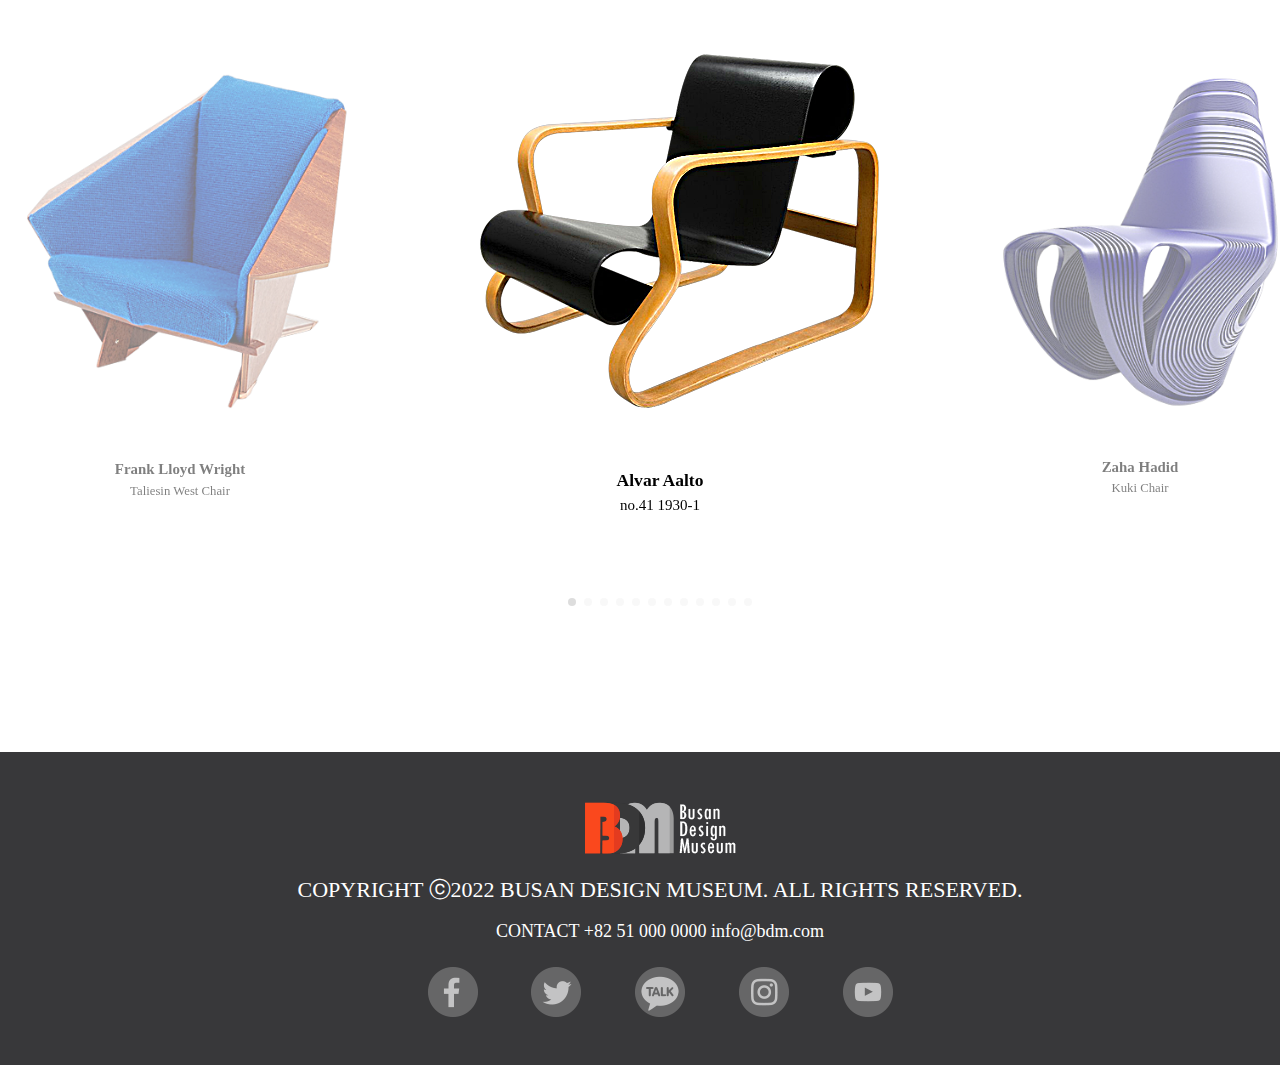
<file: Sub2.html>
<!DOCTYPE html>
<html lang="ko">
<head>
    <meta charset="UTF-8">
    <meta http-equiv="X-UA-Compatible" content="IE=edge">
    <meta name="viewport" content="width=1500">
    <title>BUSAN DESIGN MUSEUM</title>
    <link rel="shortcut icon" href="sub2/favicon.ico" type="image/x-icon">
    <!--jquery library cdn-->
    <script src="https://code.jquery.com/jquery-3.6.0.min.js" 
    integrity="sha256-/xUj+3OJU5yExlq6GSYGSHk7tPXikynS7ogEvDej/m4=" 
    crossorigin="anonymous"></script>
    <!--swiper js-->
    <script src="https://unpkg.com/swiper/swiper-bundle.min.js"></script>

    <!-- Link Swiper's CSS -->
    <link rel="stylesheet" href="https://unpkg.com/swiper/swiper-bundle.min.css"/>
    <link rel="stylesheet" href="css/Sub2.css">
</head>
<body>
    <header>
        <div id="header_inner" class="clearfix"><!--width:1320, margin:auto-->
        <div id="logo">
            <a href="index.html"><img src="images/LOGO.png" alt="logo"></a>
        </div><!--logo-->
        <ul id="gnb" class="clearfix">
            <li><a href="Sub1.html">ABOUT</a></li>
            <li><a href="Sub2.html">EXHIBITION</a></li>
            <li><a href="Sub3.html">PROGRAMME</a></li>
            <li><a href="Sub4.html">SPACE</a></li>
        </ul><!--gnb-->
        <ul id="icon" class="clearfix">
            <li><a href="#"><img src="images/Icon_find.png" alt="find"></a></li>
            <li><a href="#"><img src="images/Icon_language.png" alt="language"></a></li>
            <li><a href="#"><img src="images/Icon_login.png" alt="login"></a></li>
        </ul><!--icon-->
    </div><!--header_inner-->
    </header>

    <!-- Swiper_banner -->
    <div id="sub2_banner">
    <div class="swiper sub2_mb">
        <div class="swiper-wrapper">
          <div class="swiper-slide"><a href="#"><img src="sub2/Sub2_slide1_green.jpg" alt="Green"></a></div>
          <div class="swiper-slide"><a href="#"><img src="sub2/Sub2_slide2_artisan.jpg" alt="Artisan"></a></div>
          <div class="swiper-slide"><a href="#"><img src="sub2/Sub2_slide3_alessi.jpg" alt="Alessi"></a></div>
        </div><!--swiper-wrapper-->
        <div class="swiper-pagination"></div>
      </div><!--sub2_mb-->
      <div>
        <!--<div class="swiper-button-next"></div>
        <div class="swiper-button-prev"></div>-->
      </div>
      </div><!--sub2_banner-->

    <div id="exhibitions">
        <div id="exhibitions_inner">
        <h1 class="title">EXHIBITIONS</h1>
        <h2 class="sub_title">GREEN DESIGN</h2>
        <h3 class="small_title">Designing for the future</h3>
        <p class="text">
            친환경 디자인은 지금 현재의 환경과의 공존 뿐 아니라 미래의 환경에도 긍정적인 영향을 미칠 수 있는 지속<br>
            가능한 디자인 분야이며, 제품의 전 생애를 친환경으로 디자인하는것으로, 생산 단계부터 분리수거와 에너지<br>
            소비를 고려합니다. 단순히 친환경 소재를 사용하는 것을 넘어 제품을 생산하는 과정에서 유해 물질이 발생하<br>
            지 않고 오랫동안 사용할 수 있어야 하며 사용이 끝난 후에는 재활용되거나 자연속에서 완전 분해되어야 합니<br>
            다. 친환경적인 생산과 소비가 이루어 질 수 있도록 지구를 배려한 디자인 제품들을 기획 전시로 소개합니다. 
        </p>
    </div><!--exhibitions_inner-->
    </div><!--exhibitions-->  

     <!-- Swiper_green_design -->
     <div id="green_design">
     <div class="swiper green">
        <div class="swiper-wrapper">
          <div class="swiper-slide">
            <img src="sub2/Green1_ecobirdy.png" alt="ecobirdy">
          <div class="description">
            <h3>에코버디(ecobirdy)</h3>
            <p>100% 재활용 폐플라스틱</p>
        </div>
        </div><!--1-->
          <div class="swiper-slide">
            <img src="sub2/Green2_ngispen.png" alt="ngispen">
            <div class="description">
                <h3>엔히스펜(NgispeN)</h3>
                <p>100% 생분해성 왁스</p>
            </div><!--2-->
          </div>
          <div class="swiper-slide">
            <img src="sub2/Green3_coffee_cube.png" alt="coffee_cube">
            <div class="description">
                <h3>커피큐브</h3>
                <p>커피박화분(찌꺼기)</p>
            </div><!--3-->
          </div>
          <div class="swiper-slide">
            <img src="sub2/Green4_oat_shoes.png" alt="oat_shoes">
            <div class="description">
                <h3>오트슈즈(OAT shoes)</h3>
                <p>100% 생분해성 소재</p>
            </div>
          </div><!--4-->
          <div class="swiper-slide">
            <img src="sub2/Green5_bogo_brush.png" alt="bogo_brush">
            <div class="description">
                <h3>보고 브러시(bogo brush)</h3>
                <p>100% 생분해성 대나무</p>
            </div>
          </div><!--5-->
          <div class="swiper-slide">
            <img src="sub2/Green6_cookie_cup.png" alt="cookie_cup">
            <div class="description">
                <h3>쿠키컵(Cookie Cup)</h3>
                <p>쿠키</p>
            </div>
          </div><!--6-->
          <div class="swiper-slide">
            <img src="sub2/Green7_cabbage_chair.png" alt="cabbage_chair">
            <div class="description">
                <h3>양배추 의자</h3>
                <p>이세이미야케 폐주름종이</p>
            </div>
          </div><!--7-->
          <div class="swiper-slide">
            <img src="sub2/Green8_pleatsmama.png" alt="pleatsmama">
            <div class="description">
                <h3>플리츠마마(PLEATS MAMA)</h3>
                <p>재활용 페트병 16개</p>
            </div>
          </div><!--8-->   
          <div class="swiper-slide">
            <img src="sub2/Green9_huski_cup.png" alt="huski_cup">
            <div class="description">
                <h3>허스키컵</h3>
                <p>커피생두껍질 허스크(husk)</p>
            </div>
          </div><!--9-->  
        </div><!--swiper-wrapper
        <div class="swiper-button-next"></div>
        <div class="swiper-button-prev"></div>-->
        <div class="swiper-pagination"></div>
      </div><!--green-->
    </div><!--green_design-->

    <div id="exhibitions">
        <div id="exhibitions_inner">
        <h2 class="sub_title">ARTISANS</h2>
        <h3 class="small_title">Meeting with Designers</h3>
        <p class="text">
           현대를 살아가는 우리 일상 속에서 전통공예와 디자인이 함께 이루어진 미래로 나아가기위해, 사라져가는 문<br>
           화에 대한 재인식의 중요성을 인식하고 전통문화에 대한 관심과 이해를 높이며문화적 가치를 공유하여 현대<br>
           생활에서 멀어지고 있는 전통문화가 사라지지 않도록 전통문화와 예술을 보존하고 계승시키기 위한 해결 방<br>
           안으로 전통공예에 현대적 디자인과 활용성을 더한 현대화 작업의 일환으로 디자이너가 디자인하고 전통 장<br>
           인이 제작한 협업 작품들을 기획전시로 소개합니다. 
        </p>
    </div><!--exhibitions_inner-->
    </div><!--exhibitions-->  

    <!-- Swiper_artisan -->
    <div id="artisan_design">
        <div class="swiper artisan">
           <div class="swiper-wrapper">
             <div class="swiper-slide">
               <img src="sub2/Artisan1_hana.png" alt="hana">
             <div class="description">
               <h3>HANA</h3>
               <p>2002 ARITA nanakura</p>
           </div>
           </div><!--1-->
             <div class="swiper-slide">
               <img src="sub2/Artisan2_wajima.png" alt="wajima">
               <div class="description">
                   <h3>WAJIMA</h3>
                   <p>1986 OHMUKAI-KOSHUDO</p>
               </div><!--2-->
             </div>
             <div class="swiper-slide">
               <img src="sub2/Artisan3_aoya.png" alt="aoya">
               <div class="description">
                   <h3>AOYA</h3>
                   <p>2005 TANIGUCHI WASHI</p>
               </div><!--3-->
             </div>
             <div class="swiper-slide">
               <img src="sub2/Artisan4_xela.png" alt="xela">
               <div class="description">
                   <h3>XELA</h3>
                   <p>2005 NIHON YOSHOKKI</p>
               </div>
             </div><!--4-->
             <div class="swiper-slide">
               <img src="sub2/Artisan5_two_point_watch.png" alt="two_point_watch">
               <div class="description">
                   <h3>TWO POINTS WATCH</h3>
                   <p>1991 MIZ</p>
               </div>
             </div><!--5-->
             <div class="swiper-slide">
               <img src="sub2/Artisan6_glasses.png" alt="glasses">
               <div class="description">
                   <h3>TITANIUM GLASSES</h3>
                   <p>1994 Mizshima Optical</p>
               </div>
             </div><!--6-->
             <div class="swiper-slide">
               <img src="sub2/Artisan7_iron_pot.png" alt="iron_pot">
               <div class="description">
                   <h3>IRON TEA POT</h3>
                   <p>2010 Stile LIFE</p>
               </div>
             </div><!--7-->
             <div class="swiper-slide">
               <img src="sub2/Artisan8_hana_pot.png" alt="hana_pot">
               <div class="description">
                   <h3>HANA</h3>
                   <p>2002 ARITA nanakura</p>
               </div>
             </div><!--8-->   
             <div class="swiper-slide">
               <img src="sub2/Artisan9_odawara.png" alt="odawara">
               <div class="description">
                   <h3>ODAWARA</h3>
                   <p>Stile LIFE</p>
               </div>
             </div><!--9-->  
           </div><!--swiper-wrapper
           <div class="swiper-button-next"></div>
           <div class="swiper-button-prev"></div>-->
           <div class="swiper-pagination"></div>
         </div><!--artisan-->
       </div><!--artisan_design-->

       <div id="exhibitions">
        <div id="exhibitions_inner">
        <h2 class="sub_title">ALESSI</h2>
        <h3 class="small_title">100Years Anniversary</h3>
        <p class="text">
           고도의 산업화가 이뤄질수록 물질적으로는 이전에 비하여 풍족해지고 있지만 정서적으로 메마르게 되었고<br>
           개인주의적인 문화가 정착할수록 따듯한 감성의 필요성을 느끼게 되므로, 앞으로 다가올 시대의 디자인은 시<br>
           각적인 아름다움을 끄는 디자인을 넘어 인간을 배려하는 따듯한 감성을 담은 디자인으로 인간과 디자인의 감<br>
           성적인 교감을 디자인해야 합니다. 사람들에게 즐거움과 재미를 주는 알레시는 디자인의 의미와 역할에 관하<br>
           여 다시 한번 생각하게 합니다. 이탈리아의 장인 정신을 바탕으로 일상의 생활용품이 예술과 디자인을 오가며<br>
           일상을 예술로 바꾸는 디자인을 선보인 알레시의 100주년을 기념하고자 알레시의 디자인 철학을 상징적으로<br>
           보여주는 제품들을 기획전시로 소개합니다. 
        </p>
    </div><!--exhibitions_inner-->
    </div><!--exhibitions--> 

       <!-- Swiper_alessi -->
    <div id="alessi_design">
        <div class="swiper alessi">
           <div class="swiper-wrapper">
             <div class="swiper-slide">
               <img src="sub2/Alessi1_Juicy_salif.png" alt="Juicy_salif">
             <div class="description">
               <h3>쥬시 살리프</h3>
               <p>레몬 착즙기</p>
           </div>
           </div><!--1-->
             <div class="swiper-slide">
               <img src="sub2/Alessi2_bird_whistle.png" alt="bird_whistle">
               <div class="description">
                   <h3>버드 휘슬</h3>
                   <p>2L 주전자</p>
               </div><!--2-->
             </div>
             <div class="swiper-slide">
               <img src="sub2/Alessi3_alessandroM.png" alt="alessandroM">
               <div class="description">
                   <h3>알레산드로 M</h3>
                   <p>와인 오프너</p>
               </div><!--3-->
             </div>
             <div class="swiper-slide">
               <img src="sub2/Alessi4_annaG.png" alt="annaG">
               <div class="description">
                   <h3>안나 G</h3>
                   <p>와인 오프너</p>
               </div>
             </div><!--4-->
             <div class="swiper-slide">
               <img src="sub2/Alessi5_pulcina.png" alt="pulcina_kettle">
               <div class="description">
                   <h3>풀시나</h3>
                   <p>커피메이커</p>
               </div>
             </div><!--5-->
             <div class="swiper-slide">
               <img src="sub2/Alessi6_parrot.png" alt="parrot">
               <div class="description">
                   <h3>앵무새</h3>
                   <p>와인 오프너</p>
               </div>
             </div><!--6-->
             <div class="swiper-slide">
               <img src="sub2/Alessi7_diabolix.png" alt="diabolix">
               <div class="description">
                   <h3>디아볼릭스</h3>
                   <p>병따개</p>
               </div>
             </div><!--7-->
             <div class="swiper-slide">
               <img src="sub2/Alessi8_dede.png" alt="dede">
               <div class="description">
                   <h3>데데</h3>
                   <p>도어 스토퍼</p>
               </div>
             </div><!--8-->   
             <div class="swiper-slide">
               <img src="sub2/Alessi9_plisse.png" alt="plisse_kettle">
               <div class="description">
                   <h3>플리세</h3>
                   <p>주전자</p>
               </div>
             </div><!--9-->  
           </div><!--swiper-wrapper
           <div class="swiper-button-next"></div>
           <div class="swiper-button-prev"></div>-->
           <div class="swiper-pagination"></div>
         </div><!--alessi-->
       </div><!--alessi_design-->

       <div id="exhibitions">
        <div id="exhibitions_inner">
        <h1 class="title">COLLECTIONS</h1>
        <h2 class="sub_title">건축가들이 디자인한 의자들</h2>
        <h3 class="small_title">Chairs by Architect</h3>
        <p class="text">
            오늘날 의자는 산업디자인의 영역이라고 할수 있지만 모더니즘이 촉발하던 20세기 초반 대다수의 의자는 건<br> 
            축가들에 의해 디자인 되었습니다. 모더니즘이 탄생하기전 오랜기간 동안 권력을 상징하는 오브제였던 의자<br> 
            는 지나치게 권위적이거나 장식적이었고 정해진 규칙과 틀에 얽매여 있었습니다. 20세기에 접어들어 산업화,<br>
            대량생산 시대가 되고 새로운 재료와 기술이 탄생하여 모더니즘 건축가들은 그에 걸맞게 건축을 변화시켰지<br>
            만 그 내부는 건축가들이 만들어낸 공간에 어울리지 않았습니다. 건축가들은 자신들이 만든 공간에 어울릴<br>
            만한 가구를 직접 디자인하기에 이르고, 의자는 곧 자신의 건축세계를 함축적으로 보여주는 디자인 철학을<br>
            상징하는 언어이자 시그니쳐었습니다. 역사의 흐름과 함께 변천해온 의자 디자인들을 소개합니다. 
        </p>
    </div><!--exhibitions_inner-->
    </div><!--exhibitions-->  

     <!-- Swiper_architect -->
     <div id="architect_chair">
        <div class="swiper architect">
           <div class="swiper-wrapper">
             <div class="swiper-slide">
               <img src="sub2/Architect1_Alva_aalto.png" alt="alvar aalto">
             <div class="description">
               <h3>Alvar Aalto</h3>
               <p>no.41 1930-1</p>
           </div>
           </div><!--1-->
             <div class="swiper-slide">
               <img src="sub2/Architect2_Zaha_hadid.png" alt="zaha_hadid">
               <div class="description">
                   <h3>Zaha Hadid</h3>
                   <p>Kuki Chair</p>
               </div><!--2-->
             </div>
             <div class="swiper-slide">
               <img src="sub2/Architect3_Frank_ghery.png" alt="frank_ghery">
               <div class="description">
                   <h3>Frank Ghery</h3>
                   <p>Easy Lounge Chair</p>
               </div><!--3-->
             </div>
             <div class="swiper-slide">
               <img src="sub2/Architect4_Ando_tadao.png" alt="ando_tadao">
               <div class="description">
                   <h3>Tadao Ando</h3>
                   <p>Dream Chair</p>
               </div>
             </div><!--4-->
             <div class="swiper-slide">
               <img src="sub2/Architect5_Ron_arad.png" alt="ron_arad">
               <div class="description">
                   <h3>Ron Arad</h3>
                   <p>3Skin Chair</p>
               </div>
             </div><!--5-->
             <div class="swiper-slide">
               <img src="sub2/Architect6_Thomas_heatherwick.png" alt="thomas_heatherwick">
               <div class="description">
                   <h3>Thomas Heatherwick</h3>
                   <p>Spun Chair</p>
               </div>
             </div><!--6-->
             <div class="swiper-slide">
               <img src="sub2/Architect7_Walter_gropius.png" alt="walter_gropius">
               <div class="description">
                   <h3>Walter Gropius</h3>
                   <p>F51 Arm Chair</p>
               </div>
             </div><!--7-->
             <div class="swiper-slide">
               <img src="sub2/Architect8_David_adjaye.png" alt="david_adjaye">
               <div class="description">
                   <h3>David Adjaye</h3>
                   <p>Washington Skeleton</p>
               </div>
             </div><!--8-->   
             <div class="swiper-slide">
               <img src="sub2/Architect9_Dorian_massimiliano_fukas.png" alt="dorian_massimiliano_fukas">
               <div class="description">
                   <h3>Dorian Fukas</h3>
                   <p>Caroline Lounge Chiar</p>
               </div>
             </div><!--9-->  
             <div class="swiper-slide">
                <img src="sub2/Architect10_Alessandro_mendini.png" alt="alessandro_mendini">
                <div class="description">
                    <h3>Alessandro Mendini</h3>
                    <p>Proust Geometrica Armchair</p>
                </div>
              </div><!--10--> 
              <div class="swiper-slide">
                <img src="sub2/Architect11_Daniel_libeskind.png" alt="dorian_massimiliano_fukas">
                <div class="description">
                    <h3>Daniel Libeskind</h3>
                    <p>Sprit House Chair</p>
                </div>
              </div><!--11--> 
              <div class="swiper-slide">
                <img src="sub2/Architect12_Frank_lloyd_wright.png" alt="frank_lloyd_wright">
                <div class="description">
                    <h3>Frank Lloyd Wright</h3>
                    <p>Taliesin West Chair</p>
                </div>
              </div><!--12--> 
           </div><!--swiper-wrapper
           <div class="swiper-button-next"></div>
           <div class="swiper-button-prev"></div>-->
           <div class="swiper-pagination"></div>
         </div><!--architect-->
       </div><!--architect_chair-->

       <footer>
        <div id="footer_inner">
            <div><a href="#"><img src="images/Footer_logo.png" alt="footer_logo"></a></div>
            <h3>COPYRIGHT ⓒ2022 BUSAN DESIGN MUSEUM. ALL RIGHTS RESERVED.</h3>
            <h4>CONTACT +82 51 000 0000 info@bdm.com</h4>
            <ul>
                <li><a href="#"><img src="images/Footer_facebook.png" alt="facebook"></a></li>
                <li><a href="#"><img src="images/Footer_Twitter.png" alt="twitter"></a></li>
                <li><a href="#"><img src="images/Footer_kakao.png" alt="kakaotalk"></a></li>
                <li><a href="#"><img src="images/Footer_Insta.png" alt="insta"></a></li>
                <li><a href="#"><img src="images/Footer_youtube.png" alt="youtube"></a></li>
            </ul>
        </div><!--footer_inner-->
    </footer>

    <!--back_to_top_scroll_btn-->
    <div><a href="#" class="back-to-top" title="Back To Top">&uarr;</a></div>


    <!-- Initialize Swiper -->
    <script>/*sub2_banner*/
        var swiper = new Swiper(".sub2_mb", {
      navigation: {
           nextEl: ".swiper-button-next",   
           prevEl: ".swiper-button-prev",
          },//화살표를 작동하게 하는 옵션.
      pagination: {
          el: ".swiper-pagination",
          clickable: true,
          },//도트부분을 작동하게 하는 옵션.
          autoplay: {
                delay: 2000,
                /*이미지가 자동으로 넘어가는 시간설정. 1000 = 1초*/
                disableOnInteraction: false,
            },
            loop: true,
            /*가장 작게 설정한 breakpoint크기 이하일때 적용됨*/
            slidesPerView: 1,
            centeredSlides:true,
            spaceBetween: 0,
    });//지우면 안되요!
</script>

<script>/*green_swiper*/
    var swiper = new Swiper(".green", {
      navigation: {
           nextEl: ".swiper-button-next",
           prevEl: ".swiper-button-prev",
          },//화살표를 작동하게 하는 옵션.
      pagination: {
          el: ".swiper-pagination",
          clickable: true,
          },//도트부분을 작동하게 하는 옵션.
          autoplay: {
                delay: 1500,
                /*이미지가 자동으로 넘어가는 시간설정. 1000 = 1초*/
                disableOnInteraction: false,
            },
            loop: true,
            slidesPerView: 3,
            centeredSlides:true,
            spaceBetween: 120,
    });//지우면 안되요!  
  </script> 

<script>/*artisan_swiper*/
    var swiper = new Swiper(".artisan", {
      navigation: {
           nextEl: ".swiper-button-next",
           prevEl: ".swiper-button-prev",
          },//화살표를 작동하게 하는 옵션.
      pagination: {
          el: ".swiper-pagination",
          clickable: true,
          },//도트부분을 작동하게 하는 옵션.
          autoplay: {
                delay: 1500,
                /*이미지가 자동으로 넘어가는 시간설정. 1000 = 1초*/
                disableOnInteraction: false,
            },
            loop: true,
            slidesPerView: 3,
            centeredSlides:true,
            spaceBetween: 120,
    });//지우면 안되요!  
  </script> 

<script>/*alessi_swiper*/
    var swiper = new Swiper(".alessi", {
      navigation: {
           nextEl: ".swiper-button-next",
           prevEl: ".swiper-button-prev",
          },//화살표를 작동하게 하는 옵션.
      pagination: {
          el: ".swiper-pagination",
          clickable: true,
          },//도트부분을 작동하게 하는 옵션.
          autoplay: {
                delay: 1500,
                /*이미지가 자동으로 넘어가는 시간설정. 1000 = 1초*/
                disableOnInteraction: false,
            },
            loop: true,
            slidesPerView: 3,
            centeredSlides:true,
            spaceBetween: 120,
    });//지우면 안되요!  
  </script> 

<script>/*architect_swiper*/
    var swiper = new Swiper(".architect", {
      navigation: {
           nextEl: ".swiper-button-next",
           prevEl: ".swiper-button-prev",
          },//화살표를 작동하게 하는 옵션.
      pagination: {
          el: ".swiper-pagination",
          clickable: true,
          },//도트부분을 작동하게 하는 옵션.
          autoplay: {
                delay: 1500,
                /*이미지가 자동으로 넘어가는 시간설정. 1000 = 1초*/
                disableOnInteraction: false,
            },
            loop: true,
            slidesPerView: 3,
            centeredSlides:true,
            spaceBetween: 120,
    });//지우면 안되요!  
  </script> 

<script src="https://ajax.googleapis.com/ajax/libs/jquery/3.1.1/jquery.min.js"></script>
<script type="text/javascript">
$(document).ready(function(){ 
    $(window).on('scroll', function() {
        if ($(this).scrollTop() > 100) {
            $('.back-to-top').fadeIn();
        } else {
            $('.back-to-top').fadeOut();
        }
    });
    
    $('.back-to-top').on('click', function(e) {
        e.preventDefault();
        $('html,body').animate({scrollTop: 0}, 600);
    });
});
</script>

</body>
</html>
</file>
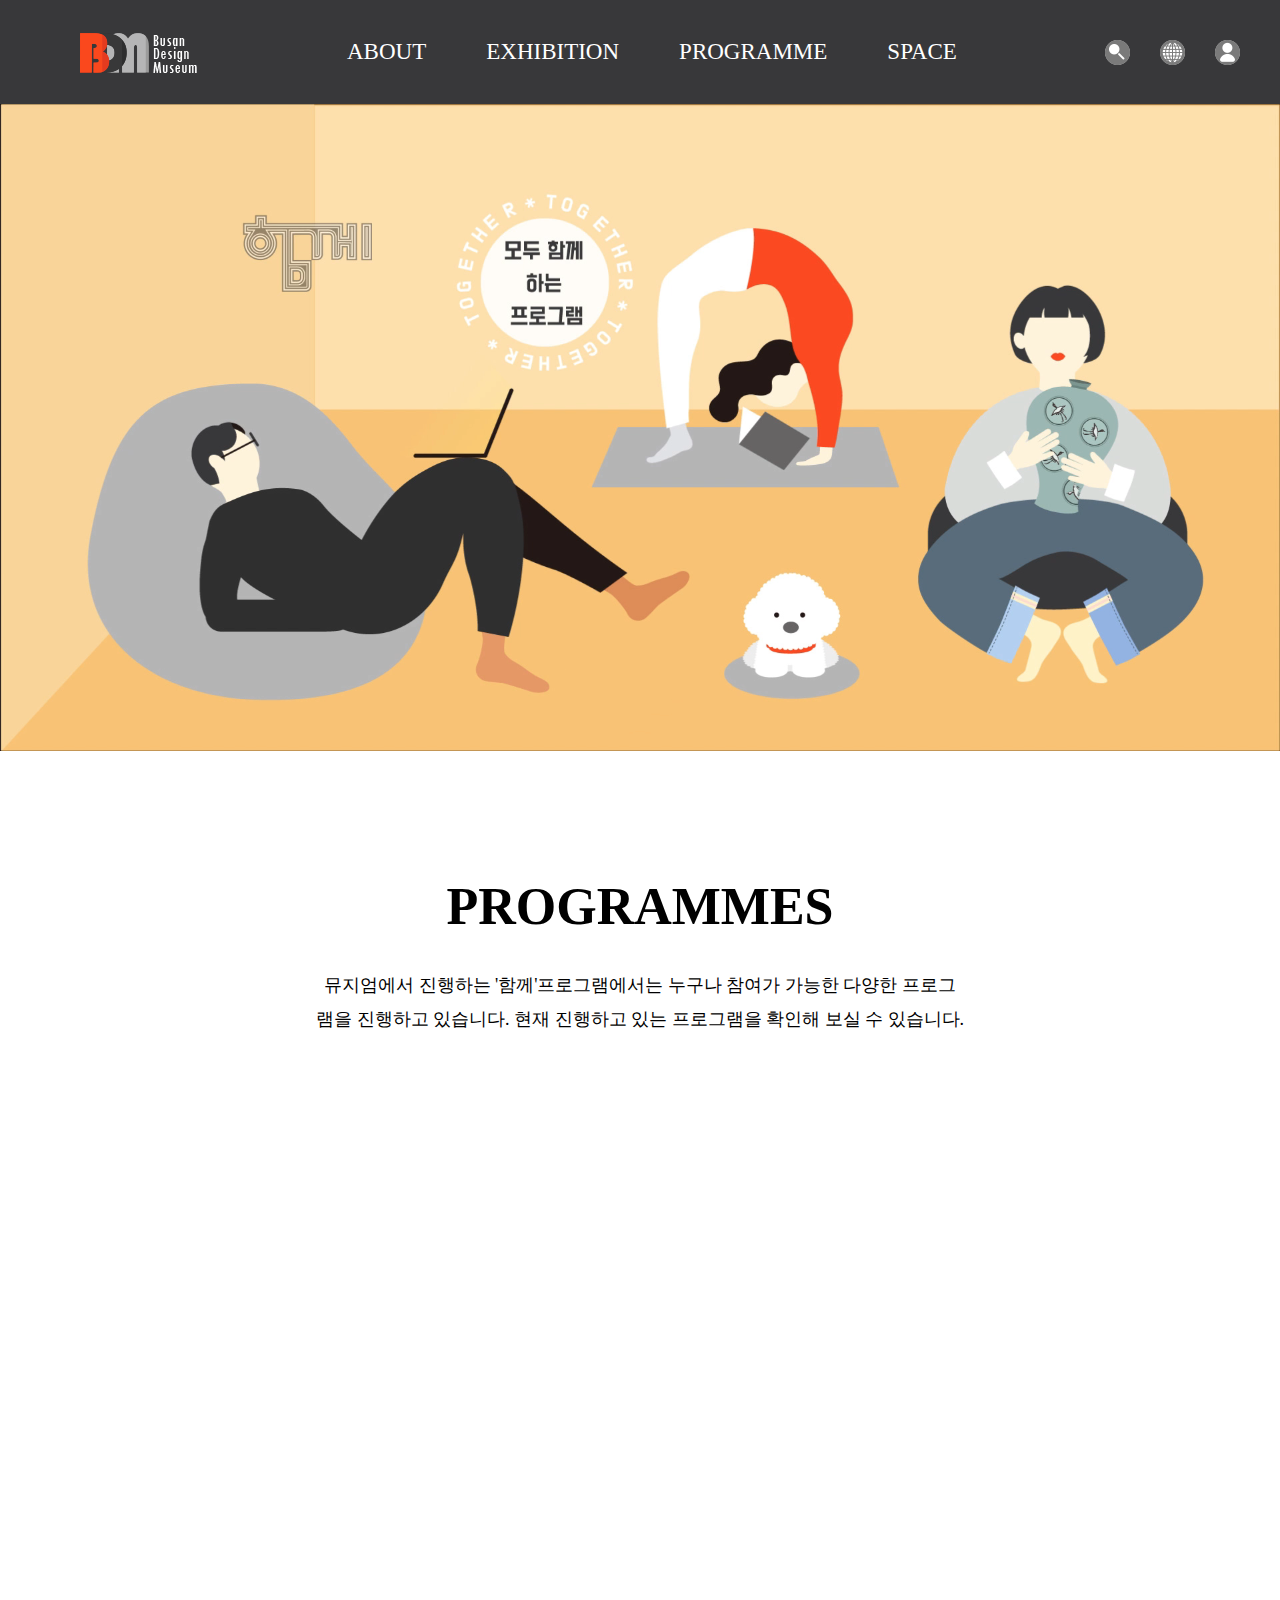
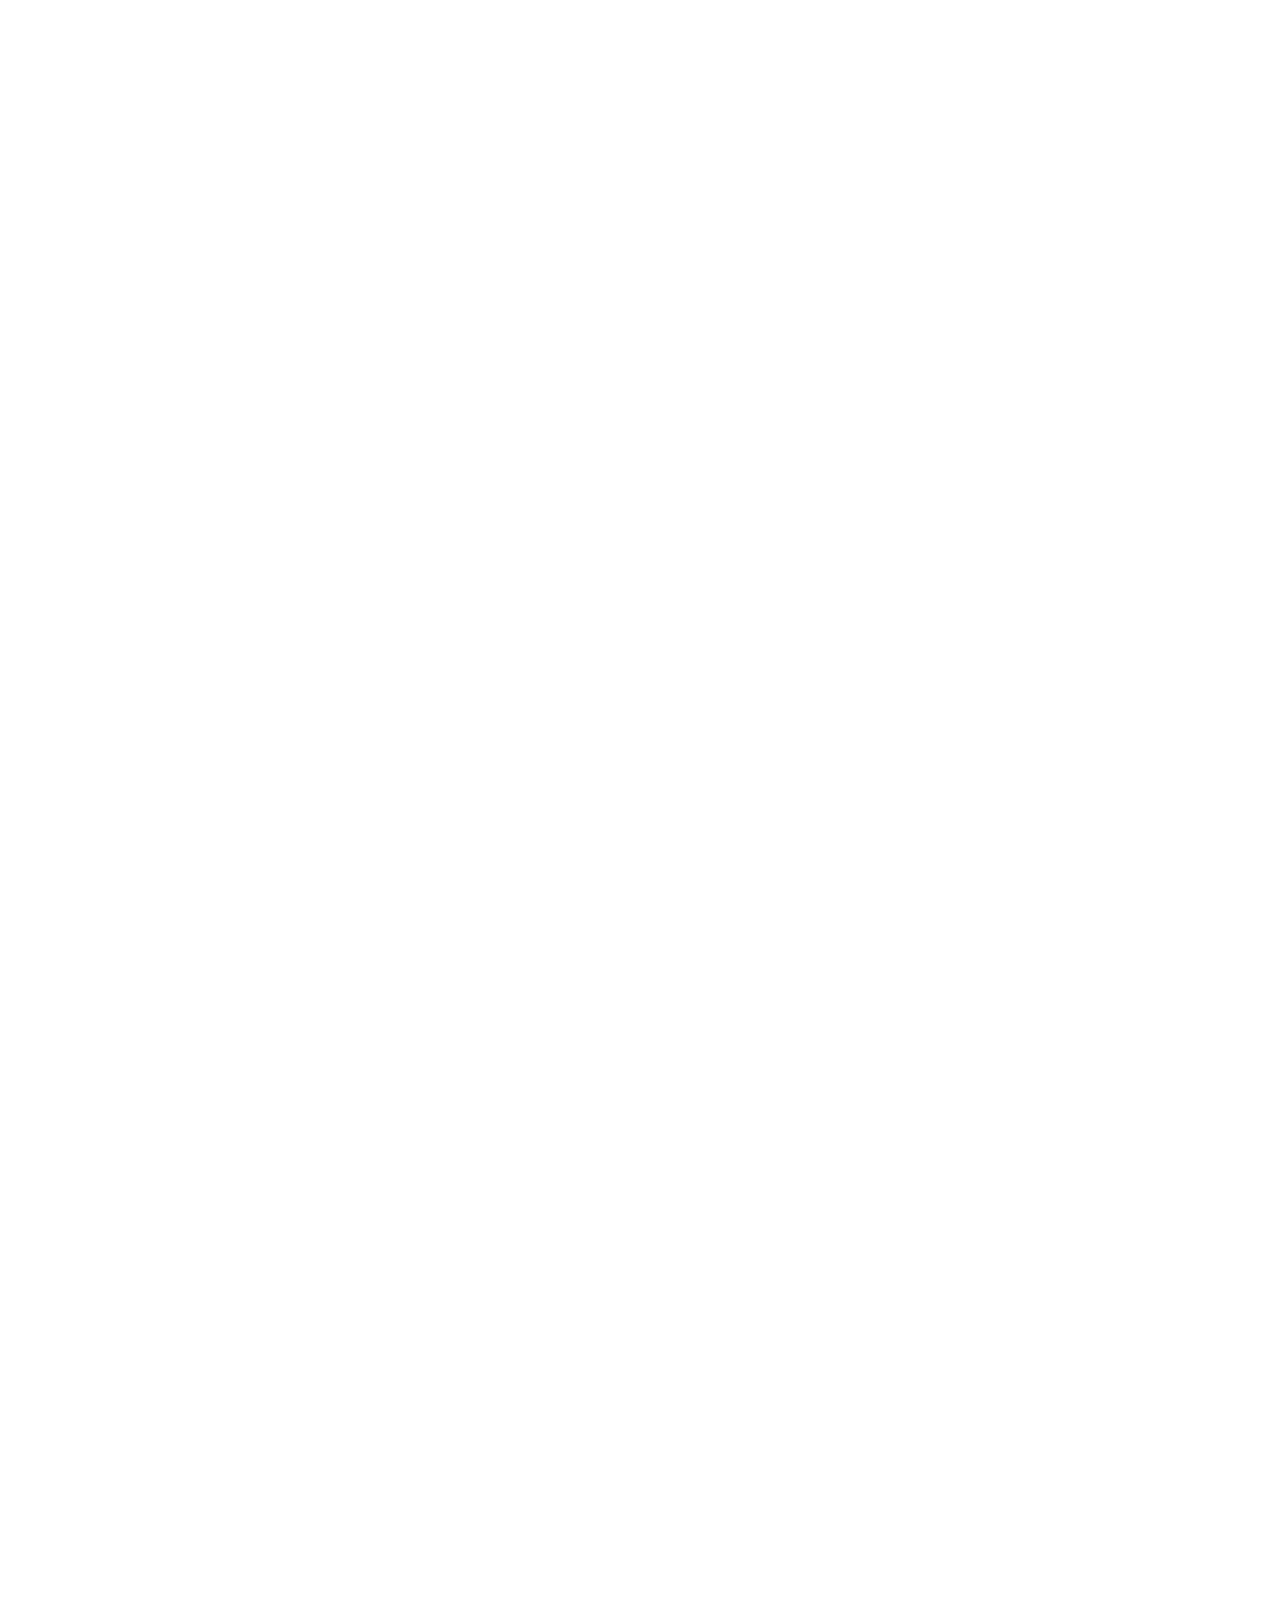
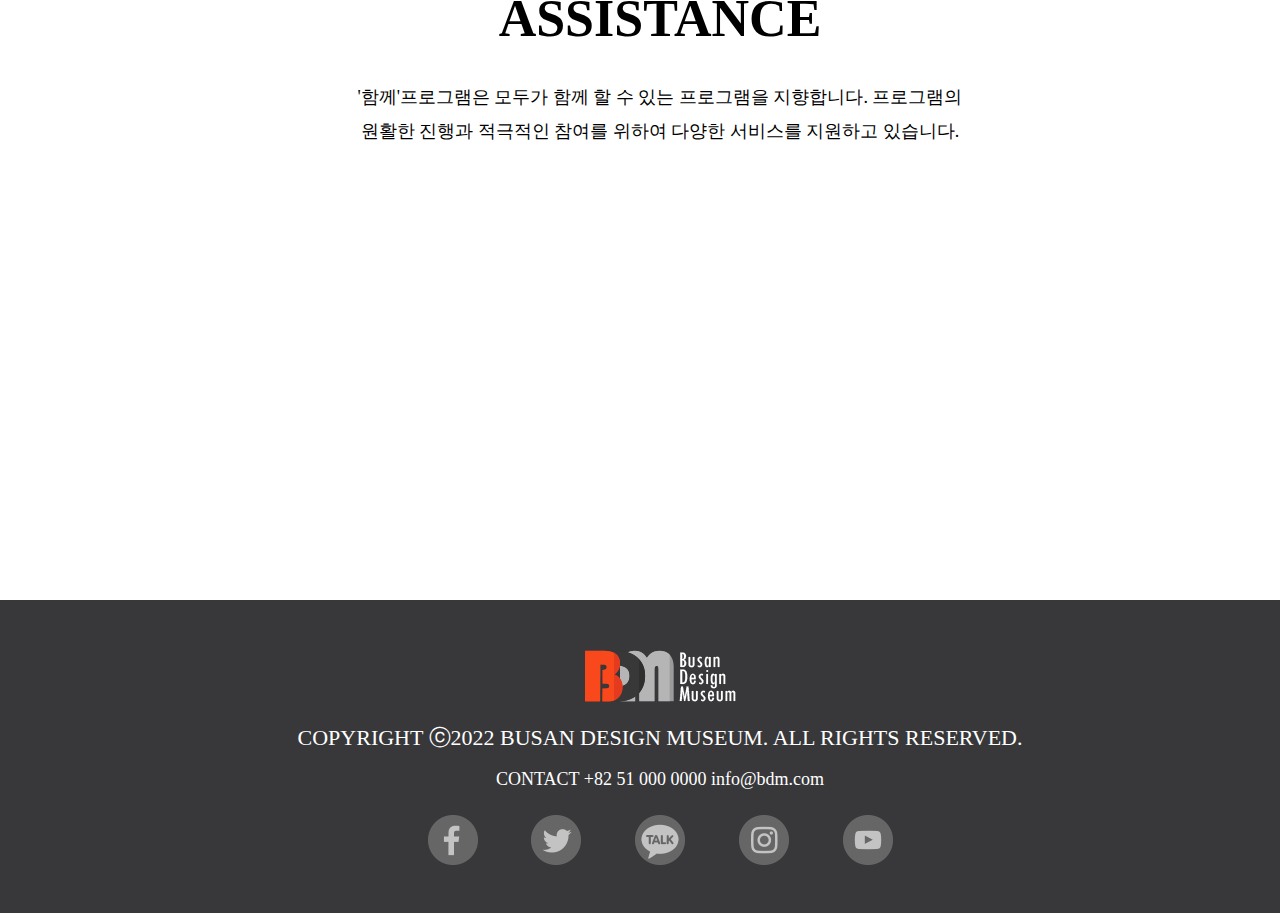
<file: Sub3.html>
<!DOCTYPE html>
<html lang="ko">
<head>
    <meta charset="UTF-8">
    <meta http-equiv="X-UA-Compatible" content="IE=edge">
    <meta name="viewport" content="width=1400">
    <title>BUSAN DESIGN MUSEUM</title>
    <link rel="shortcut icon" href="sub3/favicon.ico" type="image/x-icon">

    <link href="https://unpkg.com/aos@2.3.1/dist/aos.css" rel="stylesheet">
    <script src="./js/jquery-3.6.0.min.js"></script>
    <script src="https://unpkg.com/aos@2.3.1/dist/aos.js"></script>

    <link rel="stylesheet" href="css/Sub3.css">
</head>
<body>
    <header>
        <div id="header_inner" class="clearfix"><!--width:1320, margin:auto-->
        <div id="logo">
            <a href="index.html"><img src="images/LOGO.png" alt="logo"></a>
        </div><!--logo-->
        <ul id="gnb" class="clearfix">
            <li><a href="Sub1.html">ABOUT</a></li>
            <li><a href="Sub2.html">EXHIBITION</a></li>
            <li><a href="Sub3.html">PROGRAMME</a></li>
            <li><a href="Sub4.html">SPACE</a></li>
        </ul><!--gnb-->
        <ul id="icon" class="clearfix">
            <li><a href="#"><img src="images/Icon_find.png" alt="find"></a></li>
            <li><a href="#"><img src="images/Icon_language.png" alt="language"></a></li>
            <li><a href="#"><img src="images/Icon_login.png" alt="login"></a></li>
        </ul><!--icon-->
    </div><!--header_inner-->
    </header>

    <main>
        <video src="media/Sub3_banner.mp4" muted autoplay loop></video>
    </main>
    
    <div id="programmes">
        <div id="programmes_inner">
        <div class="text">
            <h1 class="title">PROGRAMMES</h1>
            <p class="description">
                뮤지엄에서 진행하는 '함께'프로그램에서는 누구나 참여가 가능한 다양한 프로그<br>
                램을 진행하고 있습니다. 현재 진행하고 있는 프로그램을 확인해 보실 수 있습니다. 
            </p>
        </div><!--text-->   
        <ul>
        <li class="programme1" data-aos="fade-right" data-aos-duration="500" data-aos-offset="300" data-aos-easing="ease-in-sine"><h2 class="btn"><a href="#">참여하기</a></h2></li>
        <li class="programme2" data-aos="fade-left" data-aos-duration="500" data-aos-offset="300" data-aos-easing="ease-in-sine"><h2 class="btn1"><a href="#">참여하기</a></h2></li>
        <li class="programme3" data-aos="fade-right" data-aos-duration="500" data-aos-offset="300" data-aos-easing="ease-in-sine"><h2 class="btn"><a href="#">참여하기</a></h2></li>
        </ul>
    </div><!--programmes_inner-->
    </div><!--programmes-->

    <div id="assistance">
        <div id="assistance_inner">
                <div class="text">
                    <h1 class="title">ASSISTANCE</h1>
                    <p class="description">
                        '함께'프로그램은 모두가 함께 할 수 있는 프로그램을 지향합니다. 프로그램의<br>
                          원활한 진행과 적극적인 참여를 위하여 다양한 서비스를 지원하고 있습니다. 
                    </p>
                </div><!--text-->
            <ul>
                <li class="childcare" data-aos="fade-up" data-aos-duration="100" data-aos-anchor-placement="top-bottom" data-aos-offset="300" data-aos-easing="ease-in-sine"><img src="sub3/Assistant1_childcare.png" alt="childcare">
                <h3><span>아이돌봄</span></h3></li>
                <li class="translate" data-aos="fade-up" data-aos-duration="200" data-aos-anchor-placement="top-bottom" data-aos-offset="300" data-aos-easing="ease-in-sine"><img src="sub3/Assistant2_translate.png" alt="translate">
                <h3><span>통·번역</span></h3></li>
                <li class="sign" data-aos="fade-up" data-aos-duration="300" data-aos-anchor-placement="top-bottom" data-aos-offset="300" data-aos-easing="ease-in-sine"><img src="sub3/Assistant3_sign_language.png" alt="sign_language">
                <h3><span>수어통역</span></h3></li>
                <li class="braille" data-aos="fade-up" data-aos-duration="400" data-aos-anchor-placement="top-bottom" data-aos-offset="300" data-aos-easing="ease-in-sine"><img src="sub3/Assistant4_braille.png" alt="braille">
                <h3><span>점자해설</span></h3></li>
                <li class="mobility" data-aos="fade-up" data-aos-duration="500" data-aos-anchor-placement="top-bottom" data-aos-offset="300" data-aos-easing="ease-in-sine"><img src="sub3/Assistant5_mobility.png" alt="mobility">
                <h3><span>이동</span></h3></li>
            </ul>
        </div><!--assistance_inner-->
    </div><!--assistance-->

    <footer>
        <div id="footer_inner">
            <div><a href="#"><img src="images/Footer_logo.png" alt="footer_logo"></a></div>
            <h3>COPYRIGHT ⓒ2022 BUSAN DESIGN MUSEUM. ALL RIGHTS RESERVED.</h3>
            <h4>CONTACT +82 51 000 0000 info@bdm.com</h4>
            <ul>
                <li><a href="#"><img src="images/Footer_facebook.png" alt="facebook"></a></li>
                <li><a href="#"><img src="images/Footer_Twitter.png" alt="twitter"></a></li>
                <li><a href="#"><img src="images/Footer_kakao.png" alt="kakaotalk"></a></li>
                <li><a href="#"><img src="images/Footer_Insta.png" alt="insta"></a></li>
                <li><a href="#"><img src="images/Footer_youtube.png" alt="youtube"></a></li>
            </ul>
        </div><!--footer_inner-->
    </footer>

    <!--back_to_top_scroll_btn-->
    <div><a href="#" class="back-to-top" title="Back To Top">&uarr;</a></div>

    <script>
        AOS.init();
        </script>

<script src="https://ajax.googleapis.com/ajax/libs/jquery/3.1.1/jquery.min.js"></script>
<script type="text/javascript">
$(document).ready(function(){ 
    $(window).on('scroll', function() {
        if ($(this).scrollTop() > 100) {
            $('.back-to-top').fadeIn();
        } else {
            $('.back-to-top').fadeOut();
        }
    });
    
    $('.back-to-top').on('click', function(e) {
        e.preventDefault();
        $('html,body').animate({scrollTop: 0}, 600);
    });
});
</script>
        
</body>
</html>
</file>
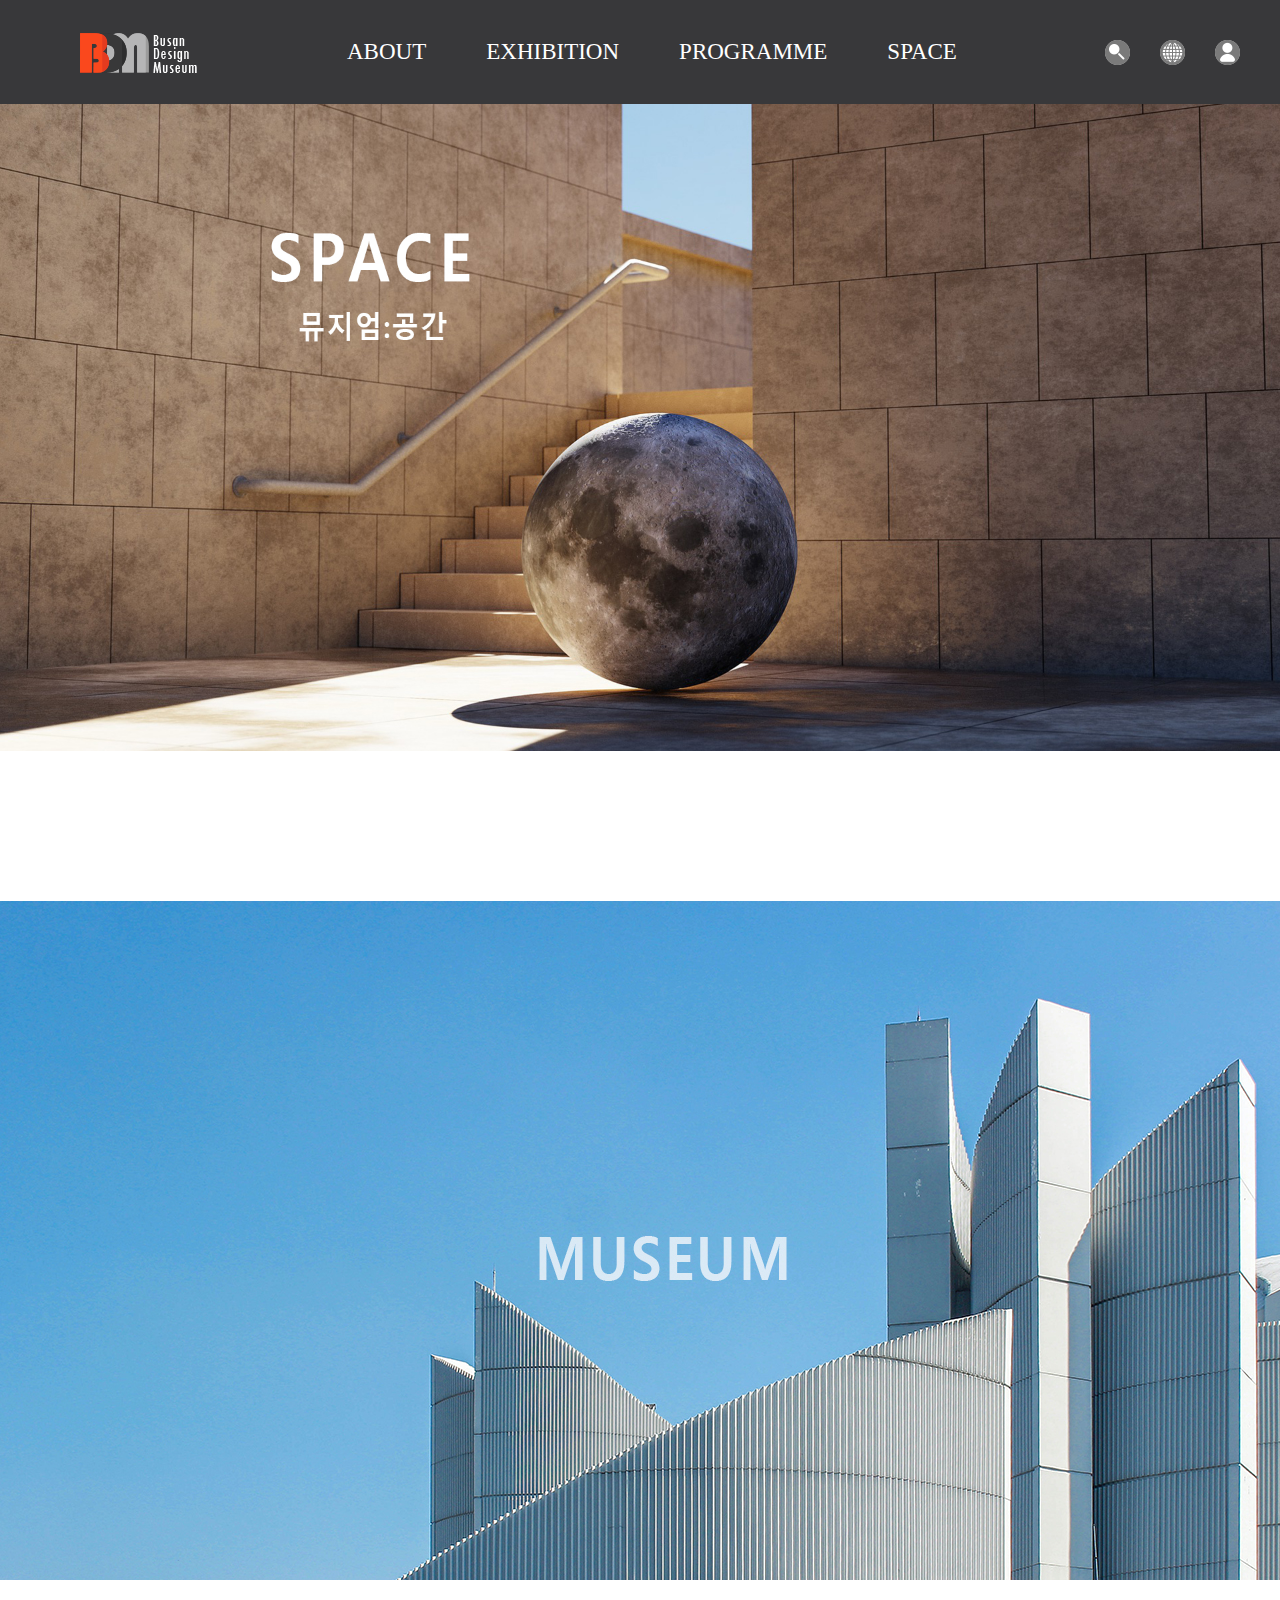
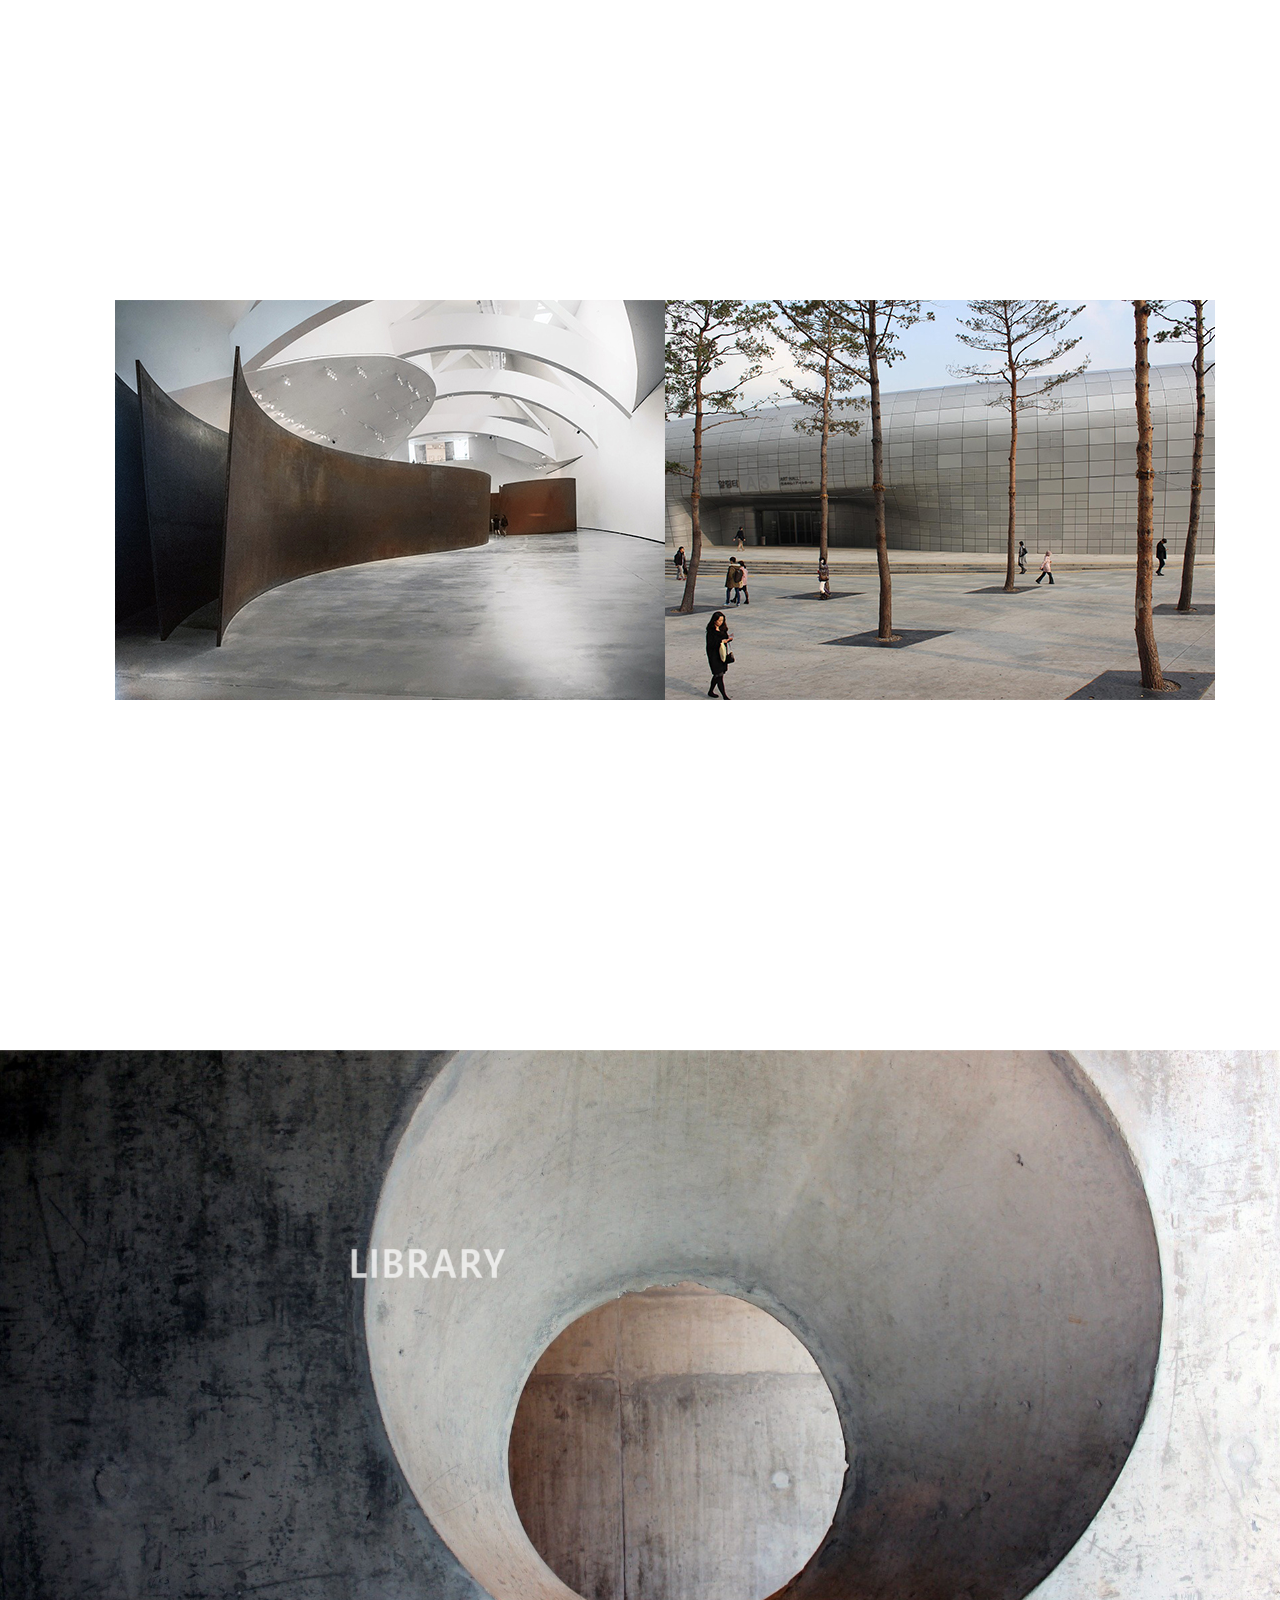
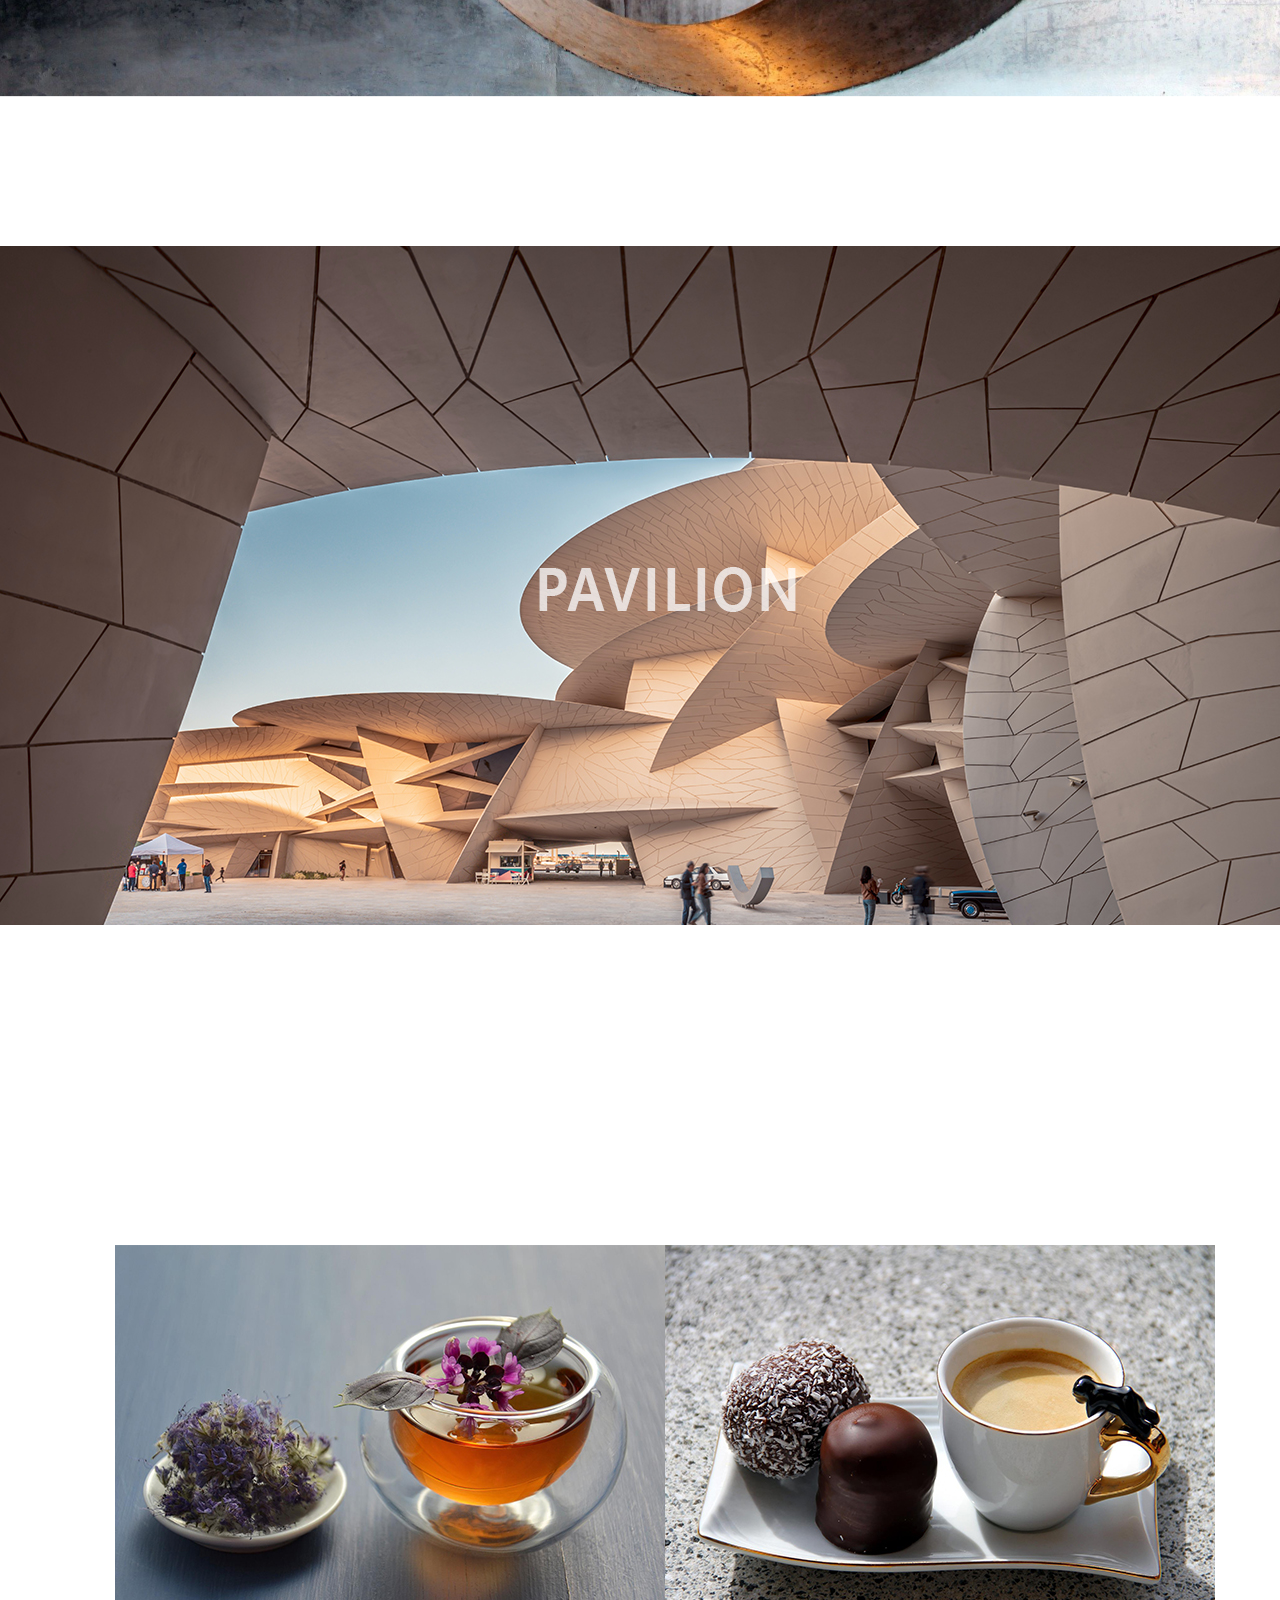
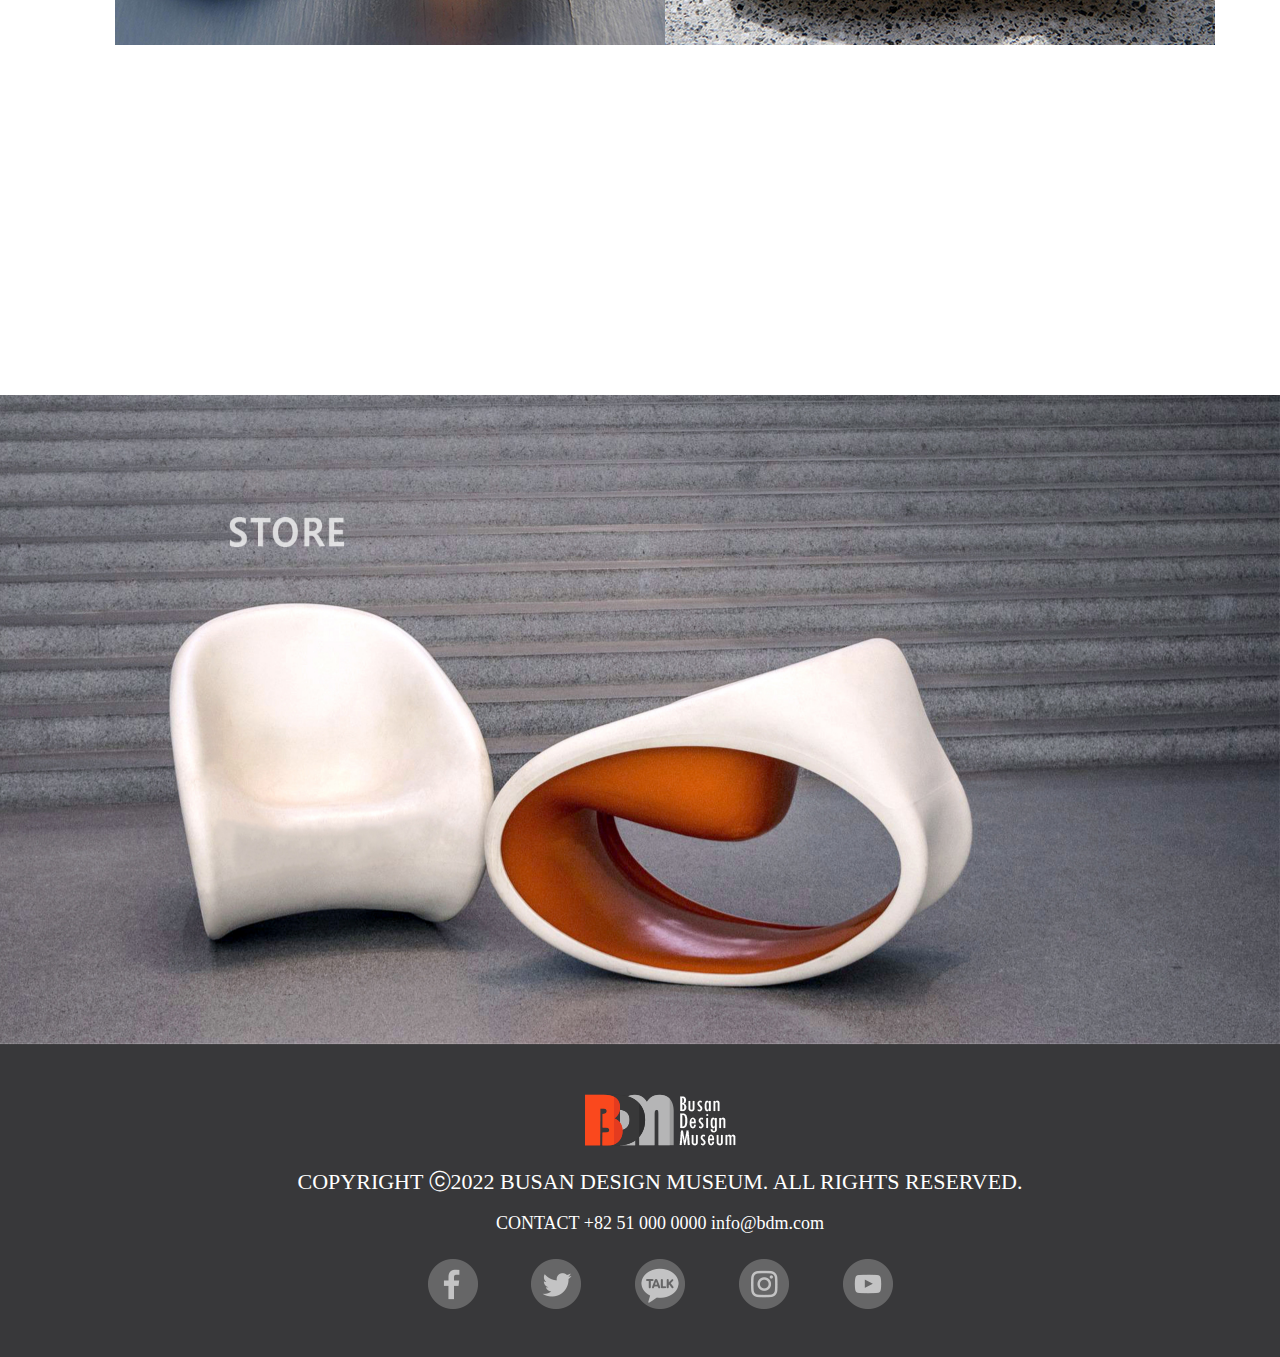
<file: Sub4.html>
<!DOCTYPE html>
<html lang="ko">
<head>
    <meta charset="UTF-8">
    <meta http-equiv="X-UA-Compatible" content="IE=edge">
    <meta name="viewport" content="width=1500">
    <title>BUSAN DESIGN MUSEUM</title>
    <link rel="shortcut icon" href="sub4/favicon.ico" type="image/x-icon">

    <link href="https://unpkg.com/aos@2.3.1/dist/aos.css" rel="stylesheet">
    <script src="./js/jquery-3.6.0.min.js"></script>
    <script src="https://unpkg.com/aos@2.3.1/dist/aos.js"></script>

    <link rel="stylesheet" href="css/Sub4.css">
</head>
<body>
    <header>
        <div id="header_inner" class="clearfix"><!--width:1320, margin:auto-->
        <div id="logo">
            <a href="index.html"><img src="images/LOGO.png" alt="logo"></a>
        </div><!--logo-->
        <ul id="gnb" class="clearfix">
            <li><a href="Sub1.html">ABOUT</a></li>
            <li><a href="Sub2.html">EXHIBITION</a></li>
            <li><a href="Sub3.html">PROGRAMME</a></li>
            <li><a href="Sub4.html">SPACE</a></li>
        </ul><!--gnb-->
        <ul id="icon" class="clearfix">
            <li><a href="#"><img src="images/Icon_find.png" alt="find"></a></li>
            <li><a href="#"><img src="images/Icon_language.png" alt="language"></a></li>
            <li><a href="#"><img src="images/Icon_login.png" alt="login"></a></li>
        </ul><!--icon-->
    </div><!--header_inner-->
    </header>

    <div id="main_banner">
        <img src="sub4/Sub4_Banner.jpg" alt="sub4_banner">
    </div><!--main_banner-->

    
        <div id="museum">
            <div id="museum_inner">
                <img src="sub4/Sub4_Museum1.jpg" alt="museum1">
                <div class="visit" data-aos="fade-right" data-aos-offset="300" data-aos-easing="ease-in-sine">
                    <h2>부산 디자인 뮤지엄 이용안내</h2>
                    <p>
                        <b>관람시간</b> : 월, 화, 목, 금, 일요일 10:00-18:00 &nbsp; &nbsp; &nbsp; &nbsp; 수, 토요일 (18:00-21:00 야간개장)<br>
                        <b>휴관일</b> : 1월 1일, 설날, 추석 &nbsp;<span>※ 입장은 전시 종료 30분전 마감됩니다.</span><br>
                        <b>관람요금</b> : 무료 (기획전, 특별전 등 일부 전시 유료)<br>
                        <b>관람료 면제대상</b> : 보호자 동반 7세 미만의 어린이, 65세 이상 경로, 장애인, 국가유공자, 독립유공자 등<br>
                        <b>도슨트 운영 기간</b> : 미술관 전시 기간중 운영시간: 평일(화~금) 15:00 일1회  주말 (토,일) 11:00
                    </p>
                </div><!--visit-->
            </div><!--museum_inner-->
        </div><!--museum-->   

        <div id="museum">
            <div id="museum_inner">
                <ul class="clearfix">
                    <li class="left"><img src="sub4/Sub4_Museum2.jpg" alt="museum2"></li>
                    <li><img src="sub4/Sub4_Museum3.jpg" alt="museum3"></li>
                </ul>
                <div class="transport" data-aos="fade-left" data-aos-offset="300" data-aos-easing="ease-in-sine">
                    <h2>부산 디자인 뮤지엄 오시는길</h2>
                    <p>
                        <b>주 소</b> : 부산광역시 부산진구 시민공원로 73<br>
                        <b>지하철</b> : 1호선 서면역 13번 출구 앞 도보, 1호선 부전역 7번 출구 앞 도보<br>
                        <b>버 스</b> : 부산국악원 방면 33, 44, 63, 83-1, 179 &nbsp; 부암동 방면  54, 81, 88, 133<br>
                         &nbsp; &nbsp; &nbsp; &nbsp; &nbsp;  부전동 방면 &nbsp; 1010, 31, 33, 62, 77, 87, 110-1, 129-1, 141, 5-1, 10<br>
                         &nbsp; &nbsp; &nbsp; &nbsp; &nbsp;  <span>※ 원활한 관람을 위해서 대중 교통 이용을 부탁드립니다.</span> 
                    </p>
                </div><!--transport-->
            </div><!--museum_inner-->
        </div><!--museum-->   

    <div id="library">
        <img src="sub4/Sub4_Libaray_background.jpg" alt="library">
        <div id="library_inner">
            <div class="collection" data-aos="fade-right" data-aos-offset="300" data-aos-easing="ease-in-sine">
                <h2>소장도서</h2>
                <p>
                    각종전시도록을 포함한 부산 디자인 뮤지엄 출판물과<br>
                    국내와 해외의 다양한 예술과 디자인 서적을 만나 볼<br>
                    수 있는 공간입니다. 
                </p>
             </div>
             <div class="children" data-aos="fade-left" data-aos-offset="300" data-aos-easing="ease-in-sine">
                <h2>어린이 도서관</h2>
                <p>
                    어린이 책을 통해 세계와 소통하며 미래를 열어가기 위해 그림<br>
                    책을 비롯하여 140여국 나라와 지역에서 발간된 아동서적들을<br>
                    볼 수 있으며 아이들을 위한 소규모 놀이방을 갖추고 있습니다.
                </p>
             </div>
        </div><!--library_inner-->
    </div><!--library-->

        <div id="museum">
            <div id="museum_inner">
                <img src="sub4/Sub4_Pavilion.jpg" alt="pavilion">
                <div class="pavilion" data-aos="fade-right" data-aos-offset="300" data-aos-easing="ease-in-sine">
                    <h2>부산 디자인 뮤지엄 '공공 예술 프로젝트'</h2>
                    <p>
                        부산 디자인 뮤지엄에서는 건축공간 자체가 예술이 되는 프로젝트 '파빌리온'을 매년 선보입니<br>
                        다.현대 도시의 문맥과 환경을 조각, 디자인등 다양한 공공예술 작품으로 선보이는 프로젝트로<br>
                        '파빌리온'은 한시적 공간의 맥락은 유지 하되, 뮤지엄과 같은 문화 예술기간의 형태로 건축가<br>
                        들의 새롭고 신선한 아이디어를 구현하는 새로운 장으로서의 역할을 수행하고 있습니다. 
                    </p>
                </div><!--pavilion-->
            </div><!--museum_inner-->
        </div><!--museum-->   

        <div id="museum">
            <div id="museum_inner">
                <ul class="clearfix">
                    <li class="left"><img src="sub4/Sub4_Cafe_tea.jpg" alt="tea"></li>
                    <li><img src="sub4/Sub4_Cafe_coffee.jpg" alt="coffee"></li>
                </ul>
                <div class="cafe" data-aos="fade-left" data-aos-offset="300" data-aos-easing="ease-in-sine">
                    <h2>부산 디자인 뮤지엄 티 & 커피하우스</h2>
                    <p>
                        디자인 뮤지엄의 티 & 커피하우스는 뮤지엄 외부 마당과 아름다운 공원 길이<br>
                        훤히 보이는 탁 트인 전망을 자랑하는 복합 티 & 커피 문화공간 입니다. 차와<br>
                        커피를 마시며 수많은 디자인 작품들과 함께할 작은 여운을 나누고 삶의 아름<br>
                        다운 여백을 만들고자 만들어진 공간입니다. 
                    </p>
                </div><!--cafe-->
            </div><!--museum_inner-->
        </div><!--museum-->   

        <div id="store">
            <img src="sub4/Sub4_Store_background.jpg" alt="library">
            <div id="store_inner">
                <div class="product" data-aos="fade-up-right" data-aos-offset="300" data-aos-easing="ease-in-sine">
                    <h2>스토어</h2>
                    <p>
                       부산 디자인 뮤지엄의 정체성을 보여주며 MI,전시,<br>
                       교육 등과 연관된 다양한 디자인 상품을 선보입니다.  
                    </p>
                 </div>
                 <div class="profit" data-aos="fade-down-left" data-aos-offset="300" data-aos-easing="ease-in-sine">
                    <h2>수익금</h2>
                    <p>
                       사회 공헌 활동의 일환으로 스토어에서 판매된 모든<br>
                       수익금은 유니세프를 통해 전액 기부되어 지속가능<br>
                       한 사회만들기에 동참합니다. 
                    </p>
                 </div>
            </div><!--library_inner-->
        </div><!--library-->

        <footer>
            <div id="footer_inner">
                <div><a href="#"><img src="images/Footer_logo.png" alt="footer_logo"></a></div>
                <h3>COPYRIGHT ⓒ2022 BUSAN DESIGN MUSEUM. ALL RIGHTS RESERVED.</h3>
                <h4>CONTACT +82 51 000 0000 info@bdm.com</h4>
                <ul>
                    <li><a href="#"><img src="images/Footer_facebook.png" alt="facebook"></a></li>
                    <li><a href="#"><img src="images/Footer_Twitter.png" alt="twitter"></a></li>
                    <li><a href="#"><img src="images/Footer_kakao.png" alt="kakaotalk"></a></li>
                    <li><a href="#"><img src="images/Footer_Insta.png" alt="insta"></a></li>
                    <li><a href="#"><img src="images/Footer_youtube.png" alt="youtube"></a></li>
                </ul>
            </div><!--footer_inner-->
        </footer>

         <!--back_to_top_scroll_btn-->
         <div><a href="#" class="back-to-top" title="Back To Top">&uarr;</a></div>
    
        <script>
            AOS.init();
            </script>

<script src="https://ajax.googleapis.com/ajax/libs/jquery/3.1.1/jquery.min.js"></script>
<script type="text/javascript">
$(document).ready(function(){ 
    $(window).on('scroll', function() {
        if ($(this).scrollTop() > 100) {
            $('.back-to-top').fadeIn();
        } else {
            $('.back-to-top').fadeOut();
        }
    });
    
    $('.back-to-top').on('click', function(e) {
        e.preventDefault();
        $('html,body').animate({scrollTop: 0}, 600);
    });
});
</script>
        
</body>
</html>
</file>
<file: css/style.css>
@charset "utf-8";

*{
    margin: 0;
    padding: 0;
}
a{
    text-decoration: none;
    color: inherit;
}
ul,ol{
    list-style: none;
}
img, video{
    vertical-align: middle;
}

body{
    font-family: "맑은고딕";
    font-size: 15px;
    line-height: 25px;
    color: #000;
}
.clearfix::after{
    content: "";
    display: block;
    clear: both;
}

/*header*/
header{
    /*background-color: #f8c270;*/
    background-color: rgb(56,56,58);
}
#header_inner{
    width: 1320px;
    margin: 0 auto;
}
#gnb li{
    float: left;
    font-size: 23px;
    font-weight: 500;
    padding-right: 60px;
    transition: all 1s;
    color: #fff;
}
#icon li{
    float: left;
    padding-left: 30px;
}
#logo{
    float:left;
    margin-left: 80px;
    padding-top: 33px;
}
#gnb{
    float: left;
    margin-left: 150px;
    padding-top: 39px;
    padding-bottom: 39px;
    
}
#icon{
    float: right;
    margin-right: 80px;
    padding-top: 39px;
    padding-bottom: 39px;  
}

#gnb li a:hover{
    color: orangered;
}


/*main_banner*/
#mb video{
    width: 100%;
    height: auto;
}

/*exhibition*/
.text{
    width: 1320px;
    margin: 0 auto;
    padding-top: 105px;
    text-align: center;
}
.title{
    font-size: 52px;
    line-height: 100%;
    padding-bottom: 40px;
}
.description{
    font-size: 18px;
    font-weight: 500;
    line-height: 34px;
    padding-bottom: 40px;
}
.swiper-pagination>span{
    background-color: #eee;
}
.exhibition{
    margin-bottom: 150px;
}
.exhibition img{
    width: 100%;
    height: auto;
}

/*collection*/
#collection_inner{
    width: 1100px;
    margin: 0 auto;
}
.text_box{
    float: left;
    padding-left: 30px;
    padding-top: 40px;
}
.chair{
    float: right;
}
.chair img{
    width: 514px;
    height: 482px;
}
.text_box h3{
    font-size:23px;
    line-height: 33px;
    padding-bottom: 15px;
}
.text_box h1{
    font-size:45px;
    line-height: 55px;
    padding-bottom: 25px;
}
.text_box h2{
    font-size: 20px;
    line-height: 25px;
    padding-bottom: 15px;
}
/*btn*/
.btn a span{
    display: inline-block;
    font-weight: bold;
    color: #fff;
    padding: 1px 30px;
    background-color: #000;
    border-radius: 30px;
    margin-top: 45px;        
}
.btn img{
    padding-left: 20px;
    transition: all 1s;  
}
.btn a:hover img{
    transform: translateX(20px);
}


/*chair*/
.chair{
    padding-right: 80px;
    padding-bottom: 50px;
    background-image: url(../images/Exhibition_Collection_background.jpg);
    background-repeat: no-repeat;
    background-position:50% 100%;
    width: 490px;
    height: 460px;
    margin-bottom: 70px;
}

/*programme*/
#programme_inner{
    width: 1320px;
    margin: 0 auto;
}
#programme .title{
    font-size: 52px;
    line-height: 100%;
    padding-bottom: 70px;
    text-align: center;
}
#programme ul li{
    float: left;
    width: 31.3%;
   
}
#programme ul li:nth-child(2){
    margin-right:3%;
    margin-left: 3%; 
}
#programme h1{
    padding-top: 50px;
    padding-bottom:10px ;
    text-align: center;
}
#programme h3{ 
    font-size:20px;
    line-height: 35px; 
    text-align: center;
}
#programme .p{
    text-align: center;
}
#programme .pro img {
    width: 100%;
    height: auto;
}

/*btn2*/
.btn2 span{
    display: inline-block;
    font-weight: bold;
    color: #fff;
    padding: 1px 30px;
    background-color: #000;
    border-radius: 30px;
    margin-top: 35px;
    margin-left: 83px;
}

.btn2{
    margin-bottom: 100px;
}
.btn2 img{
    padding-left: 20px;
    transition: all 1s;
}
.btn2 a:hover img{
    transform: translateX(20px);
}


/*Sub_banner*/
#sub_banner{
    overflow: hidden;
}
#sub_banner video{
    width: 100%;
    height: auto;
    margin-top: -2px;
}

/*space*/
#space{
    text-align: center;
    padding-top: 50px;
}
#space_inner{
    width: 1320px;
    margin: 0 auto;
}
#space ul li{
    float: left;
    width: 23.5%;
    margin-right: 2%;
    padding-bottom: 130px;
    position: relative;
}
#space ul li:nth-child(4){
    margin-right: 0;
}
#space img{
    width: 100%;
    height: auto;
}
#space p{
    padding-bottom: 50px;
}

#space_inner ul li{
    position: relative;
}
#space .b_box{
    background-color: rgba(0,0,0,0.3);
    width: 100%;
    position: absolute;
    top:0;
    left: 0;
  
    opacity: 1;
    transform: scaleY(1);/*높이*/
    transform-origin: top;/*위에서 서서히 내려오는 모양을 만들기 위해*/
}
#space_inner ul li:hover .b_box{
    opacity: 0;
    transform: scaleY(0);
    transition: all 1s;
}

/*information_awards*/
.information_inner{
    width: 1100px;
    margin: 0 auto;
    height: 740px;   
}
#information .title{
    text-align: center;
}
#information ul li{
    float: left;
    padding-top: 20px;
}
#information ul li:nth-child(1){
    padding-left: 50px;
}
#infomation .awards img{
    width: 418px;
    height: 459px;
    width: 100%; 
}


/*information_notice*/
.information_inner{
    background-image: url(../images/Notice_Box.jpg), url(../images/Notice_background.jpg);
    background-repeat: no-repeat, no-repeat;
    background-position:87% 40.5%, 91% 50%;
}
#information .notice{
    padding-left: 95px;
    padding-top: 73px;
    box-sizing: border-box;

}
.notice p{
    font-size: 17px;
    padding-top: 25px;
}

/*footer*/
footer{
    background-color: rgb(56,56,58);
}
#footer_inner{
    width: 1320px;
    margin: 0 auto;
    color: #fff;
    padding-top: 50px;
    padding-bottom: 40px;
    text-align: center;
}
#footer_inner ul li{
    display: inline-block;
    margin: 0 25px;
}
#footer_inner h3{
    padding-top: 25px;
    font-size: 22px;
    font-weight: 500;
    line-height: 100%;
    padding-bottom: 18px;
}
#footer_inner h4{
    font-size: 18px;
    font-weight: 500;
    padding-bottom:23px;
}
#footer_inner ul li{
    opacity: 0.7;
    border-radius: 50%;
    transition: all 1s;
}
#footer_inner ul li img{
    display: block;  
}
#footer_inner ul li:hover{
    opacity: 1;
    box-shadow: 0 0 15px rgba(255,255,255,0.5);
}

/*back_to_top_scroll_btn*/
.back-to-top {
    position: fixed;
    bottom: 40px;
    right: 40px;
    color: #FFF;
    background: #000000;
    line-height: 30px;
    text-align: center;
    text-decoration: none;
    width: 32px;
    height: 32px;
    border: 0;
    border-radius: 50%;
    display: none;
    cursor: pointer;
    z-index: 9999;
}

.back-to-top:hover {
    background: #000000;
}
</file>
<file: css/Sub1.css>
@charset "utf-8";

*{
    margin: 0;
    padding: 0;
}
a{
    text-decoration: none;
    color: inherit;
}
ul,ol{
    list-style: none;
}
img, video{
    vertical-align: middle;
}

body{
    font-family: "맑은고딕";
    font-size: 15px;
    line-height: 25px;
    color: #000;
}
.clearfix::after{
    content: "";
    display: block;
    clear: both;
}

/*header*/
header{
    background-color: rgb(56,56,58);
}
#header_inner{
    width: 1320px;
    margin: 0 auto;
}
#gnb li{
    float: left;
    font-size: 23px;
    font-weight: 500;
    padding-right: 60px;
    transition: all 1s;
    color: #fff;
}
#icon li{
    float: left;
    padding-left: 30px;
}
#logo{
    float:left;
    margin-left: 80px;
    padding-top: 33px;
}
#gnb{
    float: left;
    margin-left: 150px;
    padding-top: 39px;
    padding-bottom: 39px;
    
}
#icon{
    float: right;
    margin-right: 80px;
    padding-top: 39px;
    padding-bottom: 39px;  
}

#gnb li a:hover{
    color: orangered;
}


/*sub1_banner*/
#sub1_banner video{
  width: 100%;
  height: auto;
}

/*main*/
#main_inner{
    width: 1320px;
    margin: 0 auto;     
}
.title{
    font-size:50px;
    letter-spacing: -1px;
    line-height: 100%;
    /*color: #fff;
    background-color: #000;
    padding: 15px 35px;
    display: inline-block;
    border-radius:38px;*/
    margin-top: 180px;
    margin-bottom: 50px;
    margin-left: 480px;
}
.text{
    padding-left: 160px;
    padding-bottom: 60px;
}
#main_inner ul li{
    float: left;
    padding-bottom: 70px;
}
#main_inner ul li:nth-child(1), #main_inner ul li:nth-child(3){
    padding-right: 35px;
}
#main_inner ul li:nth-child(2), #main_inner ul li:nth-child(4){
    padding-left: 35px;
}

#main_inner .story{
    position: relative;
}
#main_inner .story ul li img{
    width: 100%;
    height: auto;
}

#main_inner .circle_logo{
    position: absolute;
    top: 50%;
    left: 50%;
    width: 100%;
    transform: translate(-50%, -50%);
}
.circle_logo img{
    padding-left: 500px;
    padding-bottom: 65px;
}

/*mi_logo*/
#mi_logo_inner{
    width: 1320px;
    margin: 0 auto;
}
#mi_logo_inner .title{
   padding: 15px 70px;
   margin-left: 485px;
   margin-top: 120px;
}
#mi_logo_inner .colour{
    padding-bottom: 50px;
}
#mi_logo_inner .variant{
    padding-bottom: 150px;
}
#mi_logo_inner img{
    width: 100%;
    height: auto;
}

/*footer*/
footer{
    background-color: rgb(56,56,58);
}
#footer_inner{
    width: 1320px;
    margin: 0 auto;
    color: #fff;
    padding-top: 50px;
    padding-bottom: 40px;
    text-align: center;
}
#footer_inner ul li{
    display: inline-block;
    margin: 0 25px;
}
#footer_inner h3{
    padding-top: 25px;
    font-size: 22px;
    font-weight: 500;
    line-height: 100%;
    padding-bottom: 18px;
}
#footer_inner h4{
    font-size: 18px;
    font-weight: 500;
    padding-bottom:23px;
}
#footer_inner ul li{
    opacity: 0.7;
    border-radius: 50%;
    transition: all 1s;
}
#footer_inner ul li img{
    display: block;  
}
#footer_inner ul li:hover{
    opacity: 1;
    box-shadow: 0 0 15px rgba(255,255,255,0.5);
}

/*back_to_top_scroll_btn*/
.back-to-top {
    position: fixed;
    bottom: 40px;
    right: 40px;
    color: #FFF;
    background: #000000;
    line-height: 30px;
    text-align: center;
    text-decoration: none;
    width: 32px;
    height: 32px;
    border: 0;
    border-radius: 50%;
    display: none;
    cursor: pointer;
    z-index: 9999;
}

.back-to-top:hover {
    background: #000000;
}
</file>
<file: css/Sub2.css>
@charset "uft-8";

*{
    margin: 0;
    padding: 0;
}
a{
    text-decoration: none;
    color: inherit;
}
ul,ol{
    list-style: none;
}
img, video{
    vertical-align: middle;
}

body{
    font-family: "맑은고딕";
    font-size: 15px;
    line-height: 25px;
    color: #000;
}
.clearfix::after{
    content: "";
    display: block;
    clear: both;
}


/*header*/
header{
    background-color: rgb(56,56,58);
}
#header_inner{
    width: 1320px;
    margin: 0 auto;
}
#gnb li{
    float: left;
    font-size: 23px;
    font-weight: 500;
    padding-right: 60px;
    transition: all 1s;
    color: #fff;
}
#icon li{
    float: left;
    padding-left: 30px;
}
#logo{
    float:left;
    margin-left: 80px;
    padding-top: 33px;
}
#gnb{
    float: left;
    margin-left: 150px;
    padding-top: 39px;
    padding-bottom: 39px;
    
}
#icon{
    float: right;
    margin-right: 80px;
    padding-top: 39px;
    padding-bottom: 39px;  
}

#gnb li a:hover{
    color: orangered;
}

/*main_banner*/
#sub2_banner img{
    width: 100%;
}
.sub2_mb .swiper-pagination>span{
    background: #ddd;
}

/*exhibitions*/
#exhibitions_inner{
    width: 1320px;
    margin: 0 auto;
    text-align: center;
}
.title{
    font-size:50px;
    letter-spacing: -1px;
    line-height: 100%;
    color: #fff;
    background-color: #000;
    padding: 15px 40px;
    display: inline-block;
    border-radius:38px;
    margin-top: 150px;
    margin-bottom: 50px;
}

/*exhibitions_green*/
.sub_title{
    font-size:40px;
    line-height: 50px;
}
.small_title{
    font-size: 25px;
    line-height: 25px;
    padding-bottom: 30px;
    padding-top: 10px;
}
.text{
    padding-bottom: 130px;
    text-align: left;
    padding-left: 310px;
}

/*green_design*/
#green_design{
    width: 1320px;
    margin: 0 auto;
    position: relative;
    padding-bottom: 130px;
}
.green .swiper-slide h3{
    padding-top: 60px;
}
.green .swiper-slide p{
    padding-bottom: 30px;
}

.green .swiper-pagination>span{
    background-color: #ddd;
}

.green .swiper-wrapper{
    align-items: center;
}
.green .swiper-slide{
    text-align:center;
}
.green .swiper-slide-prev, .green .swiper-slide-next{
    transform: scale(0.85);
    opacity: 0.5;
}
.green .swiper-slide-active{
    opacity: 1;
    transform: scale(1);
    transition: all 0.3s;
}
.green{
    padding-bottom: 40px;
}

/*artisan*/
#artisan_design{
    width: 1320px;
    margin: 0 auto;
    position: relative;
    padding-bottom: 130px;
}
.artisan .swiper-slide h3{
    padding-top: 60px;
}
.artisan .swiper-slide p{
    padding-bottom: 30px;
}

.artisan .swiper-pagination>span{
    background-color: #ddd;
}

.artisan .swiper-wrapper{
    align-items: center;
}
.artisan .swiper-slide{
    text-align:center;
}
.artisan .swiper-slide-prev, .artisan .swiper-slide-next{
    transform: scale(0.85);
    opacity: 0.5;
}
.artisan .swiper-slide-active{
    opacity: 1;
    transform: scale(1);
    transition: all 0.3s;
}
.artisan{
    padding-bottom: 40px;
}

/*alessi*/
#alessi_design{
    width: 1320px;
    margin: 0 auto;
    position: relative;
}
.alessi .swiper-slide h3{
    padding-top: 60px;
}
.alessi .swiper-slide p{
    padding-bottom: 30px;
}

.alessi .swiper-pagination>span{
    background-color: #ddd;
}

.alessi .swiper-wrapper{
    align-items: center;
}
.alessi .swiper-slide{
    text-align:center;
}
.alessi .swiper-slide-prev, .alessi .swiper-slide-next{
    transform: scale(0.85);
    opacity: 0.5;
}
.alessi .swiper-slide-active{
    opacity: 1;
    transform: scale(1);
    transition: all 0.3s;
}
.alessi{
    padding-bottom: 40px;
}

/*architect*/
#architect_chair{
    width: 1320px;
    margin: 0 auto;
    position: relative;
    padding-bottom: 130px;
}
.architect .swiper-slide h3{
    padding-top: 60px;
}
.architect .swiper-slide p{
    padding-bottom: 30px;
}

.architect .swiper-pagination>span{
    background-color: #ddd;
}

.architect .swiper-wrapper{
    align-items: center;
}
.architect .swiper-slide{
    text-align:center;
}
.architect .swiper-slide-prev, .architect .swiper-slide-next{
    transform: scale(0.85);
    opacity: 0.5;
}
.architect .swiper-slide-active{
    opacity: 1;
    transform: scale(1);
    transition: all 0.3s;
}
.architect{
    padding-bottom: 40px;
}


/*footer*/
footer{
    background-color: rgb(56,56,58);
}
#footer_inner{
    width: 1320px;
    margin: 0 auto;
    color: #fff;
    padding-top: 50px;
    padding-bottom: 40px;
    text-align: center;
}
#footer_inner ul li{
    display: inline-block;
    margin: 0 25px;
}
#footer_inner h3{
    padding-top: 25px;
    font-size: 22px;
    font-weight: 500;
    line-height: 100%;
    padding-bottom: 18px;
}
#footer_inner h4{
    font-size: 18px;
    font-weight: 500;
    padding-bottom:23px;
}
#footer_inner ul li{
    opacity: 0.7;
    border-radius: 50%;
    transition: all 1s;
}
#footer_inner ul li img{
    display: block;  
}
#footer_inner ul li:hover{
    opacity: 1;
    box-shadow: 0 0 15px rgba(255,255,255,0.5);
}

/*back_to_top_scroll_btn*/
.back-to-top {
    position: fixed;
    bottom: 40px;
    right: 40px;
    color: #FFF;
    background: #000000;
    line-height: 30px;
    text-align: center;
    text-decoration: none;
    width: 32px;
    height: 32px;
    border: 0;
    border-radius: 50%;
    display: none;
    cursor: pointer;
    z-index: 9999;
}

.back-to-top:hover {
    background: #000000;
}
</file>
<file: css/Sub3.css>
@charset "uft-8";

*{
    margin: 0;
    padding: 0;
}
a{
    text-decoration: none;
    color: inherit;
}
ul,ol{
    list-style: none;
}
img, video{
    vertical-align: middle;
}

body{
    font-family: "맑은고딕";
    font-size: 15px;
    line-height: 25px;
    color: #000;
}
.clearfix::after{
    content: "";
    display: block;
    clear: both;
}


/*header*/
header{
    background-color: rgb(56,56,58);
}
#header_inner{
    width: 1320px;
    margin: 0 auto;
}
#gnb li{
    float: left;
    font-size: 23px;
    font-weight: 500;
    padding-right: 60px;
    transition: all 1s;
    color: #fff;
}
#icon li{
    float: left;
    padding-left: 30px;
}
#logo{
    float:left;
    margin-left: 80px;
    padding-top: 33px;
}
#gnb{
    float: left;
    margin-left: 150px;
    padding-top: 39px;
    padding-bottom: 39px;
    
}
#icon{
    float: right;
    margin-right: 80px;
    padding-top: 39px;
    padding-bottom: 39px;  
}

#gnb li a:hover{
    color: orangered;
}

/*sub3_banner*/
main video{
   width: 100%;
   height: auto;
}

/*programmes*/
.programmes_inner{
    width: 1320px;
    margin: 0 auto;
}
.text{
    text-align: center;
    padding-top: 130px;
}
.title{
    font-size: 52px;
    line-height: 100%;
    padding-bottom: 35px;
}
.description{
    font-size: 18px;
    font-weight: 500;
    line-height: 34px;
    padding-bottom: 60px;
}

.btn a, .btn1 a{
    background-color: #000;
    padding: 5px 50px;
    border-radius: 35px;
    font-size: 20px;
    color: #fff;
    display: inline-block;
}
.programme1{
    background-image: url(../sub3/Programme1_upcycling_.png);
    background-repeat: no-repeat;
    background-position: center center;
    width: 1102px;
    height: 589px;
    width: 100%;
    margin-bottom: 100px;
}
.programme2{
    background-image: url(../sub3/Programme2_public_art_.png);
    background-repeat: no-repeat;
    background-position: center center;
    width: 1102px;
    height: 589px;
    width: 100%;
    margin-bottom: 100px;
}
.programme3{
    background-image: url(../sub3/Programme3_VRAR_.png);
    background-repeat: no-repeat;
    background-position: center center;
    width:1102px;
    height: 589px;
    width: 100%;
}
.btn{
    padding-left: 975px;
    padding-top: 400px;
}
.btn1{
    padding-left: 450px;
    padding-top: 400px;
}

.btn a:hover{
    box-shadow: 0 3px #eee;
    top: 3px;
    background-color: #fff;
    color: #000;
}
.btn1 a:hover{
    box-shadow: 0 3px #eee;
    top: 3px;
    background-color: #fff;
    color: #000;
}


/*assistance*/
#assistance_inner{
    width: 1320px;
    margin: 0 auto;
    text-align: center;
}
#assistance_inner ul{
    display: flex;
    justify-content: space-between;
    padding-bottom:100px;
}
#assistance_inner h3 span{
    display: inline-block;
    background-color: #000;
    padding: 2px 20px;
    border-radius: 30px;
    color: #fff;
    font-size: 18px;
    margin-top: 35px;
}
#assistance ul li img:hover{
    animation: hover-flash 3s;
}
@keyframes hover-flash{
    0%{
        opacity: .4;
    }
    100%{
        opacity: 1;
    }
}

/*footer*/
footer{
    background-color: rgb(56,56,58);
}
#footer_inner{
    width: 1320px;
    margin: 0 auto;
    color: #fff;
    padding-top: 50px;
    padding-bottom: 40px;
    text-align: center;
}
#footer_inner ul li{
    display: inline-block;
    margin: 0 25px;
}
#footer_inner h3{
    padding-top: 25px;
    font-size: 22px;
    font-weight: 500;
    line-height: 100%;
    padding-bottom: 18px;
}
#footer_inner h4{
    font-size: 18px;
    font-weight: 500;
    padding-bottom:23px;
}
#footer_inner ul li{
    opacity: 0.7;
    border-radius: 50%;
    transition: all 1s;
}
#footer_inner ul li img{
    display: block;  
}
#footer_inner ul li:hover{
    opacity: 1;
    box-shadow: 0 0 15px rgba(255,255,255,0.5);
}

/*back_to_top_scroll_btn*/
.back-to-top {
    position: fixed;
    bottom: 40px;
    right: 40px;
    color: #FFF;
    background: #000000;
    line-height: 30px;
    text-align: center;
    text-decoration: none;
    width: 32px;
    height: 32px;
    border: 0;
    border-radius: 50%;
    display: none;
    cursor: pointer;
    z-index: 9999;
}

.back-to-top:hover {
    background: #000000;
}
</file>
<file: css/Sub4.css>
@charset "uft-8";

*{
    margin: 0;
    padding: 0;
}
a{
    text-decoration: none;
    color: inherit;
}
ul,ol{
    list-style: none;
}
img, video{
    vertical-align: middle;
}

body{
    font-family: "맑은고딕";
    font-size: 15px;
    line-height: 25px;
    color: #000;
}
.clearfix::after{
    content: "";
    display: block;
    clear: both;
}


/*header*/
header{
    background-color: rgb(56,56,58);
}
#header_inner{
    width: 1320px;
    margin: 0 auto;
}
#gnb li{
    float: left;
    font-size: 23px;
    font-weight: 500;
    padding-right: 60px;
    transition: all 1s;
    color: #fff;
}
#icon li{
    float: left;
    padding-left: 30px;
}
#logo{
    float:left;
    margin-left: 80px;
    padding-top: 33px;
}
#gnb{
    float: left;
    margin-left: 150px;
    padding-top: 39px;
    padding-bottom: 39px;
    
}
#icon{
    float: right;
    margin-right: 80px;
    padding-top: 39px;
    padding-bottom: 39px;  
}

#gnb li a:hover{
    color: orangered;
}
/*main_banner*/
#main_banner img{
    width: 100%;
    height: auto;
}

/*museum*/
#museum_inner{
    width: 1320px;
    margin: 0 auto;
    text-align: center;
    padding-top: 150px; 
    margin-bottom: 170px;
    position: relative;
}
#museum .visit{
    background-color: #fff;
    position: absolute;
    top: 90%;
    left: 50%;
    margin-left: -450px;
    width: 800px;
    height: 190px;
    padding-top: 50px;
    padding-bottom: 50px;
    padding-left: 100px;
    box-shadow: 10px 10px 0px rgba(0, 0, 0,0.1);
}
.visit h2{
    text-align: center;
    padding-bottom:20px;
    padding-right: 103px;
    font-size: 24px;
}
.visit p{
    text-align: left;
    padding-bottom:5px;
    font-size: 15px;
    line-height: 30px;
}
.visit span{
    font-size: 13px;
}

#museum_inner ul li{
    float: left;
}

.left{
    padding-left: 115px;
}
#museum_inner ul li img img{
    display: block;
}

/*transport*/
#museum .transport{
  background-color: #fff;
  position: absolute;
  top: 88%;
  left: 50%;
  margin-left:-350px;
  width: 610px;
  height: 180px;
  padding-top: 50px;
  padding-bottom: 50px;
  padding-left: 100px;
  box-shadow: 10px 10px 0px rgba(0, 0, 0, 0.1);
}
.transport h2{
    text-align: center;
    padding-bottom:20px;
    padding-right: 100px;
    font-size: 24px;
}
.transport p{
    text-align: left;
    padding-bottom:5px;
    font-size: 15px;
    line-height: 30px;
}
.transport span{
    font-size: 13px;
}

/*library*/
#library{  
    position: relative;
    padding-top: 180px;
}
#library_inner{
    width: 1320px;
    margin: 0 auto;   
}
#library img{
    width: 100%;
}
#library_inner .collection{
    background-color: rgba(255, 255, 255, 0.5);
    position: absolute;
    top: 60%;
    left: 21%;
}
#library_inner .children{
    background-color: rgba(255, 255, 255, 0.5);
    position: absolute;
    top: 32%;
    left: 52%;
}
.collection h2, .children h2{
    text-align: center;
    font-size: 24px;
    line-height: 100%; 
    padding-bottom:20px;  
}
.collection p, .children  p{
    text-align: left;
    font-size: 15px; 
    line-height: 30px;
}
.collection{
    padding: 40px 43px;
}
.children{
    padding: 50px 43px;
}

/*pavilion*/
#museum .pavilion{
    background-color: #fff;
    position: absolute;
    top: 90%;
    left: 50%;
    margin-left: -450px;
    width: 800px;
    height: 190px;
    padding-top: 60px;
    padding-bottom: 40px;
    padding-left: 100px;
    box-shadow: 10px 10px 0px rgba(0, 0, 0,0.1);
}
.pavilion h2{
    text-align: center;
    padding-bottom:20px;
    padding-right: 103px;
    font-size: 24px;
}
.pavilion p{
    text-align: left;
    padding-bottom:5px;
    font-size: 15px;
    line-height: 30px;
}

/*cafe*/
#museum .cafe{
    background-color: #fff;
    position: absolute;
    top: 88%;
    left: 50%;
    margin-left: -350px;
    width: 610px;
    height: 180px;
    padding-top: 60px;
    padding-bottom: 40px;
    padding-left: 100px;
    box-shadow: 10px 10px 0px rgba(0, 0, 0, 0.1);
  }
  .cafe h2{
      text-align: center;
      padding-bottom:20px;
      padding-right: 100px;
      font-size: 24px;
  }
  .cafe p{
      text-align: left;
      padding-bottom:5px;
      font-size: 15px;
      line-height: 30px;
  }

  /*store*/
#store{
    padding-top: 180px;
    position: relative;
}
#store_inner{
    width: 1320px;
    margin: 0 auto;    
}
#store img{
    width: 100%;
}
#store_inner .product{
    background-color: rgba(255, 255, 255, 0.5);
    position: absolute;
    top: 36%;
    left: 33%;
}
#store_inner .profit{
    background-color: rgba(255, 255, 255, 0.5);
    position: absolute;
    top: 26%;
    left: 58%;
}
.product h2, .profit h2{
    text-align: center;
    font-size: 24px;
    line-height: 100%; 
    padding-bottom:20px;  
}
.product p, .profit p{
    text-align: left;
    font-size: 15px; 
    line-height: 30px;
}
.product{
    padding: 40px 43px;
}
.profit{
    padding: 40px 43px;
}


/*footer*/
footer{
    background-color: rgb(56,56,58);
}
#footer_inner{
    width: 1320px;
    margin: 0 auto;
    color: #fff;
    padding-top: 50px;
    padding-bottom: 40px;
    text-align: center;
}
#footer_inner ul li{
    display: inline-block;
    margin: 0 25px;
}
#footer_inner h3{
    padding-top: 25px;
    font-size: 22px;
    font-weight: 500;
    line-height: 100%;
    padding-bottom: 18px;
}
#footer_inner h4{
    font-size: 18px;
    font-weight: 500;
    padding-bottom:23px;
}
#footer_inner ul li{
    opacity: 0.7;
    border-radius: 50%;
    transition: all 1s;
}
#footer_inner ul li img{
    display: block;  
}
#footer_inner ul li:hover{
    opacity: 1;
    box-shadow: 0 0 15px rgba(255,255,255,0.5);
}

/*back_to_top_scroll_btn*/
.back-to-top {
    position: fixed;
    bottom: 40px;
    right: 40px;
    color: #FFF;
    background: #000000;
    line-height: 30px;
    text-align: center;
    text-decoration: none;
    width: 32px;
    height: 32px;
    border: 0;
    border-radius: 50%;
    display: none;
    cursor: pointer;
    z-index: 9999;
}

.back-to-top:hover {
    background: #000000;
}
</file>
